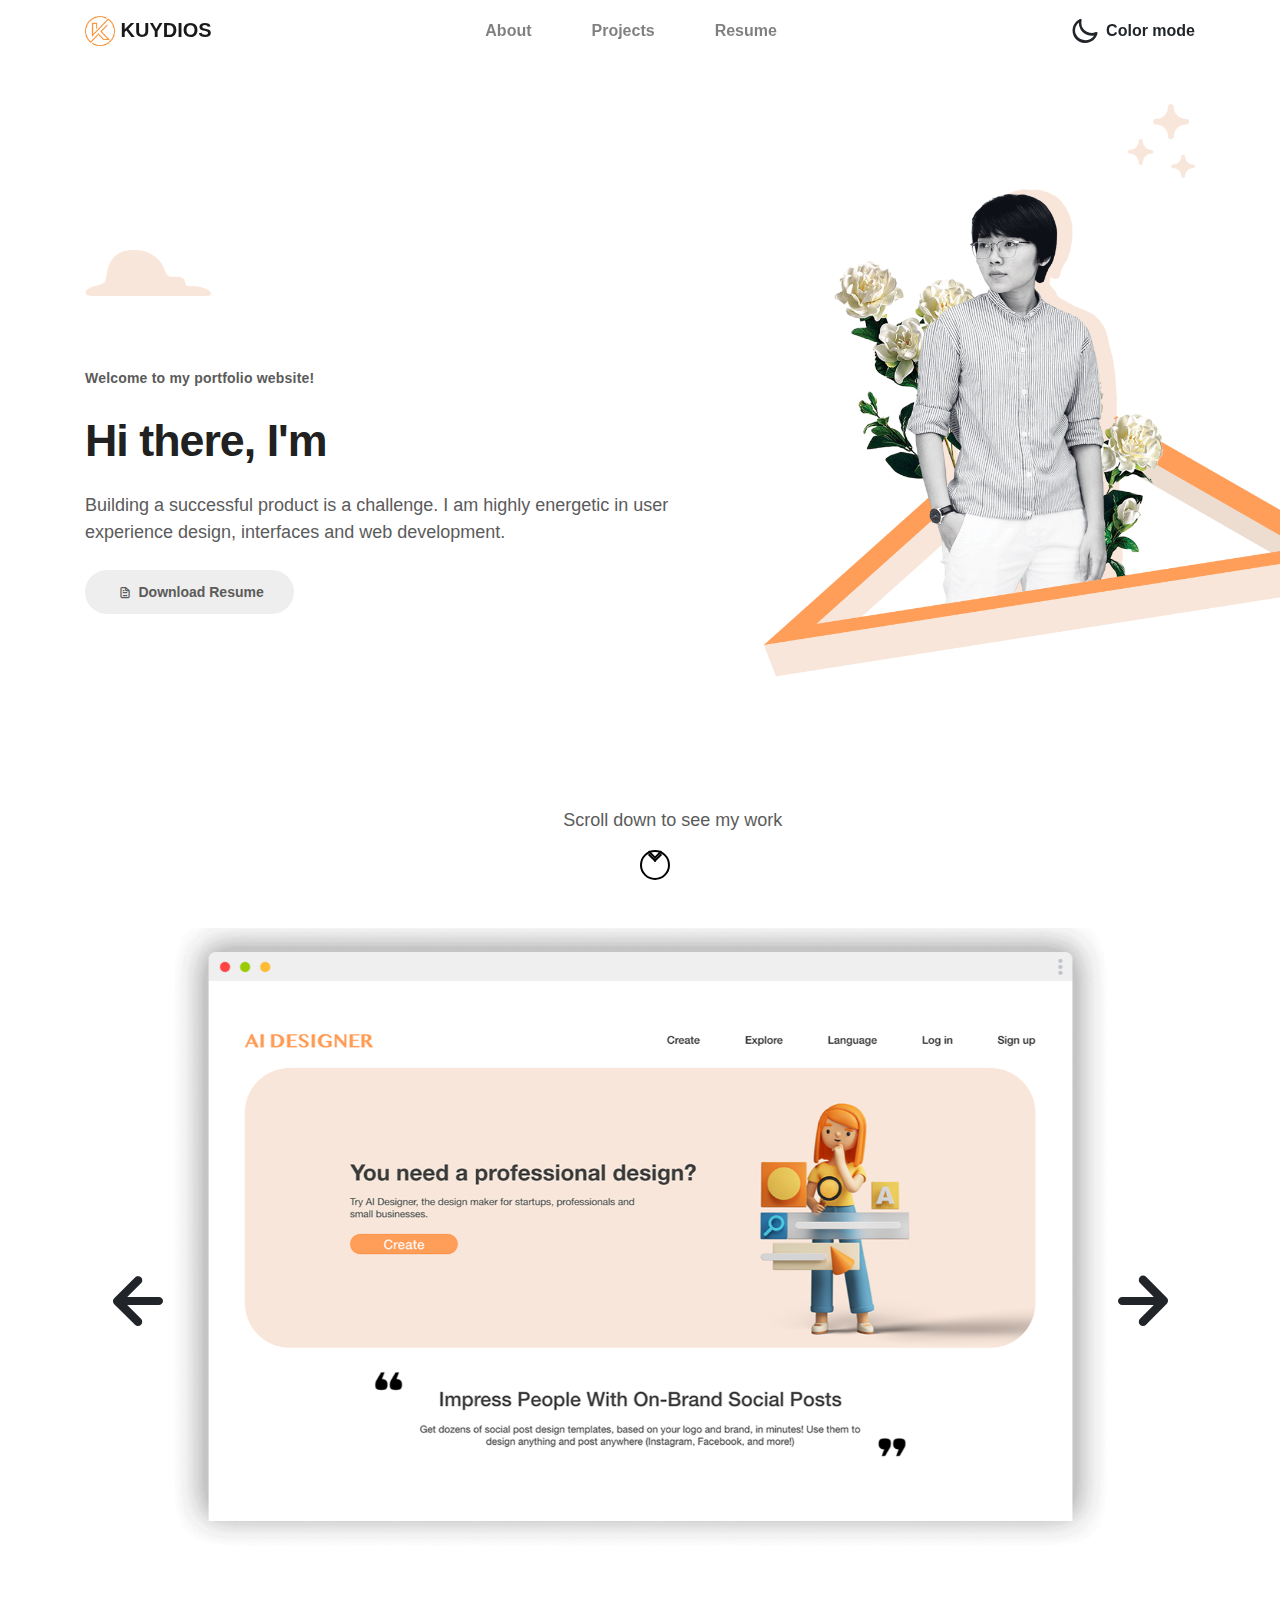
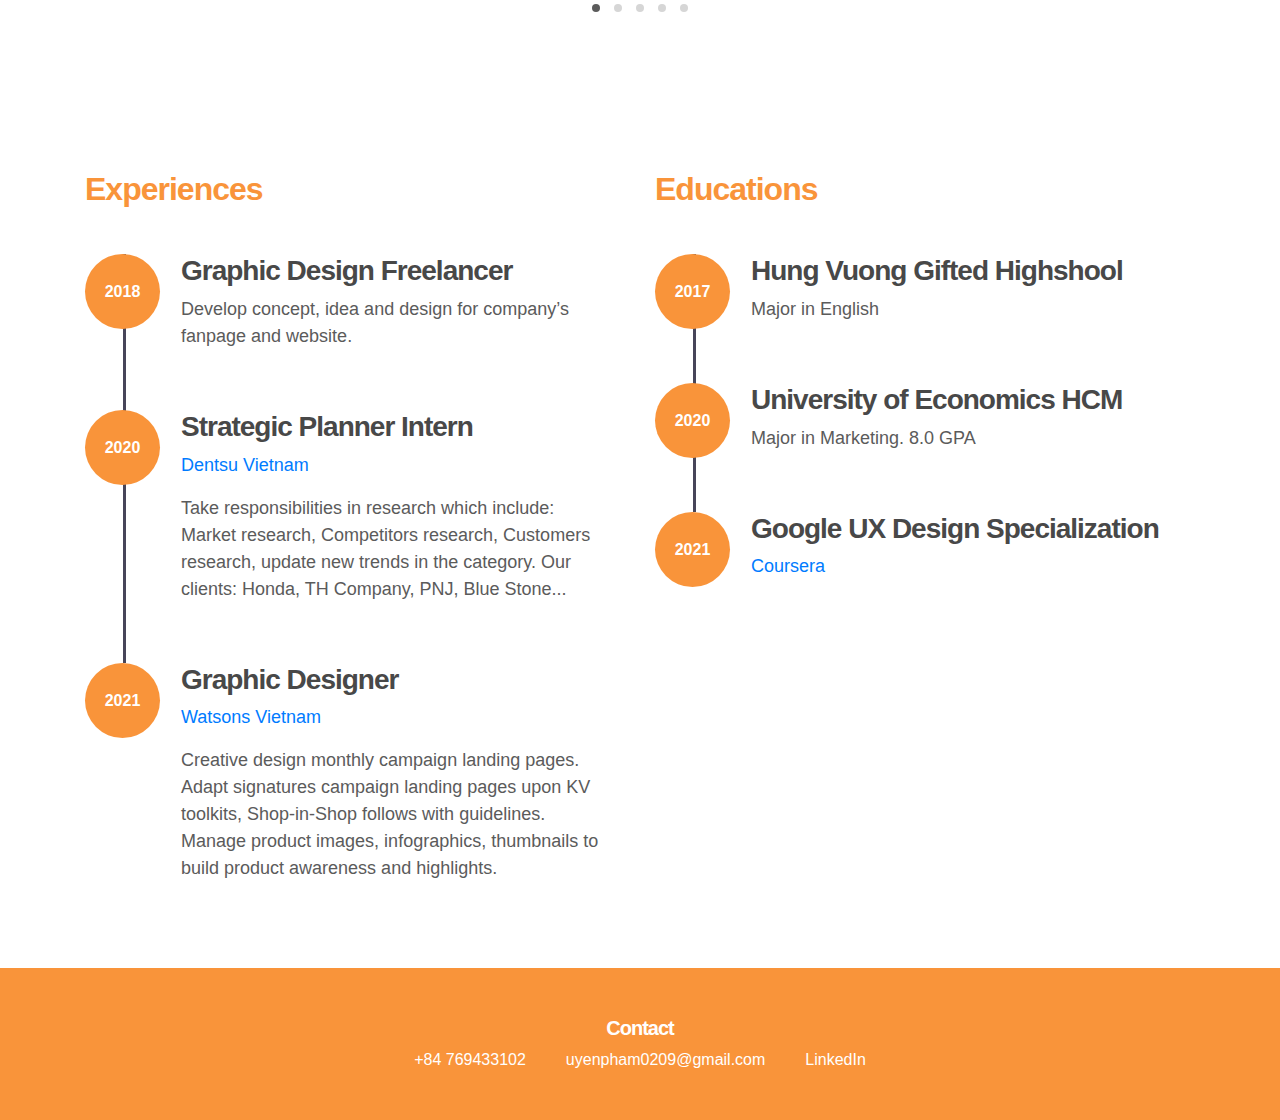
<file: index.html>
<!doctype html>
<html lang="en">
  <head>
    <meta charset="utf-8">
    <meta name="viewport" content="width=device-width, initial-scale=1, shrink-to-fit=no">
    <meta name="description" content="">
    <meta name="author" content="">

    <title>Kuydios Pham</title>

    <link rel="stylesheet" href="css/bootstrap.min.css">
    <link rel="stylesheet" href="css/unicons.css">
    <link rel="stylesheet" href="css/owl.carousel.min.css">
    <link rel="stylesheet" href="css/owl.theme.default.min.css">
    <link rel="icon" href="images/project/Icon Kuydios.png"/>

    <!-- MAIN STYLE -->
    <link rel="stylesheet" href="css/tooplate-style.css">
    

  </head>
  <body>

    <!-- MENU -->
    <nav class="navbar navbar-expand-sm navbar-light">
        <div class="container">
            <a class="navbar-brand" href="index.html"><img src="images/project/Logo Kuydios-03.png" height="30"/>  KUYDIOS</a>

            <button class="navbar-toggler" type="button" data-toggle="collapse" data-target="#navbarNav" aria-controls="navbarNav" aria-expanded="false"
                aria-label="Toggle navigation">
                <span class="navbar-toggler-icon"></span>
                <span class="navbar-toggler-icon"></span>
                <span class="navbar-toggler-icon"></span>
            </button>

            <div class="collapse navbar-collapse" id="navbarNav">
                <ul class="navbar-nav mx-auto">
                    <li class="nav-item">
                        <a href="#about" class="nav-link"><span data-hover="About">About</span></a>
                    </li>
                    <li class="nav-item">
                        <a href="#project" class="nav-link"><span data-hover="Projects">Projects</span></a>
                    </li>
                    <li class="nav-item">
                        <a href="#resume" class="nav-link"><span data-hover="Resume">Resume</span></a>
                    </li>
                    
                </ul>

                <ul class="navbar-nav ml-lg-auto">
                    <div class="ml-lg-4">
                      <div class="color-mode d-lg-flex justify-content-center align-items-center">
                        <i class="color-mode-icon"></i>
                        Color mode
                      </div>
                    </div>
                </ul>
            </div>
        </div>
    </nav>

    <!-- ABOUT -->
    <section class="about full-screen d-lg-flex justify-content-center align-items-center" id="about">
        <div class="container">
            <div class="row">
              
                
                <div class="col-lg-7 col-md-12 col-12 d-flex align-items-center">
                    <div class="about-text">
                        <div>
                          <img src="images/project/Homepage icon.png" width="20%" class="img-fluid">
                        </div>
                        
                        <small class="small-text">Welcome to <span class="mobile-block">my portfolio website!</span></small>
                        <h1 class="animated animated-text">
                            <span class="mr-2">Hi there, I'm</span>
                                <div class="animated-info">
                                    <span class="animated-item">Kuydios Pham</span>
                                    <span class="animated-item">UX/UI Designer</span>
                                    <span class="animated-item">Product Designer</span>
                                </div>
                        </h1>
                        <p>Building a successful product is a challenge. I am highly energetic in user experience design, interfaces and web development.</p>
                        <div class="custom-btn-group mt-4">
                          <a href="https://drive.google.com/file/d/19QhX-IQ8KE6yM_p4mveNqQJ76gAh7Akb/view?usp=sharing" class="btn mr-lg-2 custom-btn" target="_blank"><i class='uil uil-file-alt'></i> Download Resume</a>
                        </div>
                    </div>
                </div>

                <div class="col-lg-5 col-md-12 col-12">
                    <div>
                      <img src="images/project/Homepage icon02.png" class="img-fluid" style="float: right;">
                    </div>
                    <div class="about-image svg">
                        <img src="images/project/Homepage Picture.png" class="img-fluid" height="600px" alt="profile image">
                    </div>
                </div>
                <p class="scroll-down-text">Scroll down to see my work</p>
                <a href="#project">
                  <div class="scroll-down"></div>
                </a>
            </div>
        </div>

    </section>


    <!-- PROJECTS -->
    <section class="project py-5" id="project">
        <div class="container">
                
                <div class="row">
                  <div class="col-lg-11 text-center mx-auto col-12">

                      <div class="owl-carousel owl-theme">
                        <div class="item">
                         
                          <div class="project-info">
                            <a href="aidesigner.html"><img src="images/project/project-image01.png" class="img-fluid2" alt="project image"></a>
                          </div>
                        </div>

                        <div class="item">
                          <div class="project-info">
                            <a href="freelearn.html"><img src="images/project/project-image02.png" class="img-fluid2" alt="project image"></a>
                          </div>
                        </div>

                        <div class="item">
                          <div class="project-info">
                            <a href="freelancer.html"><img src="images/project/project-image03.png" class="img-fluid2" alt="project image"></a>
                          </div>
                        </div>

                        <div class="item">
                          <div class="project-info">
                            <a href="watsonpage.html"><img src="images/project/project-image04.png" class="img-fluid2" alt="project image"></a>
                          </div>
                        </div>

                        <div class="item">
                          <div class="project-info">
                            <a href="socialmediapost.html"><img src="images/project/project-image05.png" class="img-fluid2" alt="project image"></a>
                          </div>
                        </div>
                      </div>

                  </div>
                </div>
        </div>
    </section>

    <!-- FEATURES -->
    <section class="resume py-5 d-lg-flex justify-content-center align-items-center" id="resume">
        <div class="container">
            <div class="row">

                <div class="col-lg-6 col-12">
                  <h2 class="mb-4">Experiences</h2>

                    <div class="timeline">
                        <div class="timeline-wrapper">
                             <div class="timeline-yr">
                                  <span>2018</span>
                             </div>
                             <div class="timeline-info">
                                  <h3><span>Graphic Design Freelancer</span></h3>
                                  <p>Develop concept, idea and design for company’s fanpage and website. </p>
                             </div>
                        </div>

                        <div class="timeline-wrapper">
                            <div class="timeline-yr">
                                <span>2020</span>
                            </div>
                            <div class="timeline-info">
                                <h3><span>Strategic Planner Intern</span></h3>
                                <p><a rel="nofollow" href="https://www.dentsu.com.vn/vn/" target="_blank">Dentsu Vietnam</a></p>
                                <p>Take responsibilities in research which include: Market research, Competitors research, Customers research, update new trends in the category. Our clients: Honda, TH Company, PNJ, Blue Stone...</p>
                            </div>
                        </div>

                        <div class="timeline-wrapper">
                            <div class="timeline-yr">
                                <span>2021</span>
                            </div>
                            <div class="timeline-info">
                              <h3><span>Graphic Designer</span></h3>
                              <p><a rel="nofollow" href="https://www.watsons.vn/" target="_blank">Watsons Vietnam</a></p>
                                <p>Creative design monthly campaign landing pages. Adapt signatures campaign landing pages upon KV toolkits, Shop-in-Shop follows with guidelines. Manage product images, infographics, thumbnails to build product awareness and highlights.</p>
                            </div>
                        </div>
                    </div>
                </div>

                <div class="col-lg-6 col-12">
                  <h2 class="mb-4 mobile-mt-2">Educations</h2>

                    <div class="timeline">
                        <div class="timeline-wrapper">
                             <div class="timeline-yr">
                                  <span>2017</span>
                             </div>
                             <div class="timeline-info">
                                  <h3><span>Hung Vuong Gifted Highshool</span></h3>
                                  <p>Major in English</p>
                             </div>
                        </div>

                        <div class="timeline-wrapper">
                            <div class="timeline-yr">
                                <span>2020</span>
                            </div>
                            <div class="timeline-info">
                                <h3><span>University of Economics HCM</span></h3>
                                <p>Major in Marketing. 8.0 GPA</p>
                            </div>
                        </div>
                        
                        <div class="timeline-wrapper">
                            <div class="timeline-yr">
                                <span>2021</span>
                            </div>
                            <div class="timeline-info">
                                <h3><span>Google UX Design Specialization</span></h3>
                                <p><a rel="nofollow" href="https://coursera.org/share/333707aa051aa9f512ee8f76011ab69d" target="_blank">Coursera</a></p>
                            </div>
                        </div>

                    </div>
                </div>
                
            </div>
        </div>
    </section>

    <!-- CONTACT -->
    
              <div class="footer py-5">
                <div class="container">
                     <div class="footer-content">
                      <h5>Contact</h5>
                      <ul class="socials">
                        <li>+84 769433102</li>
                        <li>uyenpham0209@gmail.com</li>
                        <li class="linkedin"><a href="https://www.linkedin.com/in/uy%C3%AAn-ph%E1%BA%A1m-8bb485224/" target="_blank">LinkedIn</a>
                      </ul>
                     </div>
                </div>
   

    <script src="js/jquery-3.3.1.min.js"></script>
    <script src="js/popper.min.js"></script>
    <script src="js/bootstrap.min.js"></script>
    <script src="js/Headroom.js"></script>
    <script src="js/jQuery.headroom.js"></script>
    <script src="js/owl.carousel.min.js"></script>
    <script src="js/smoothscroll.js"></script>
    <script src="js/custom.js"></script>

  </body>
</html>
</file>
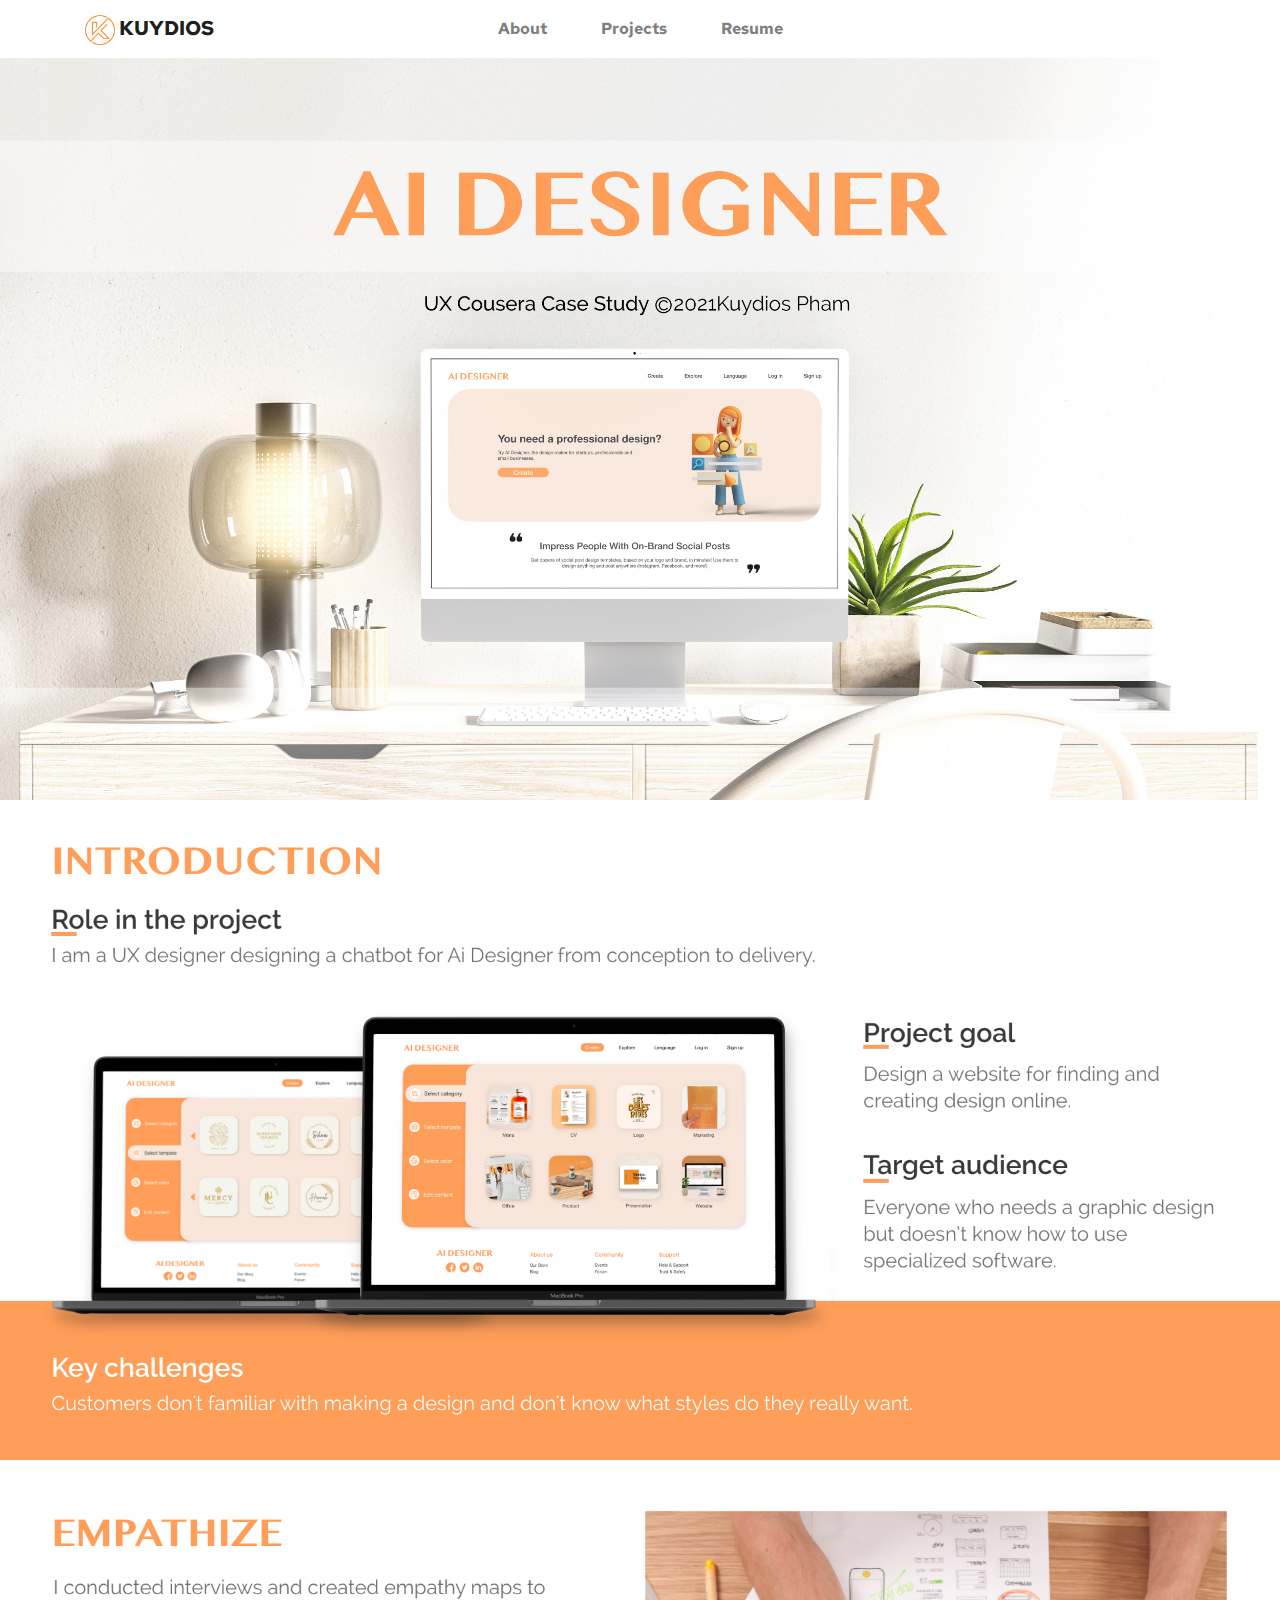
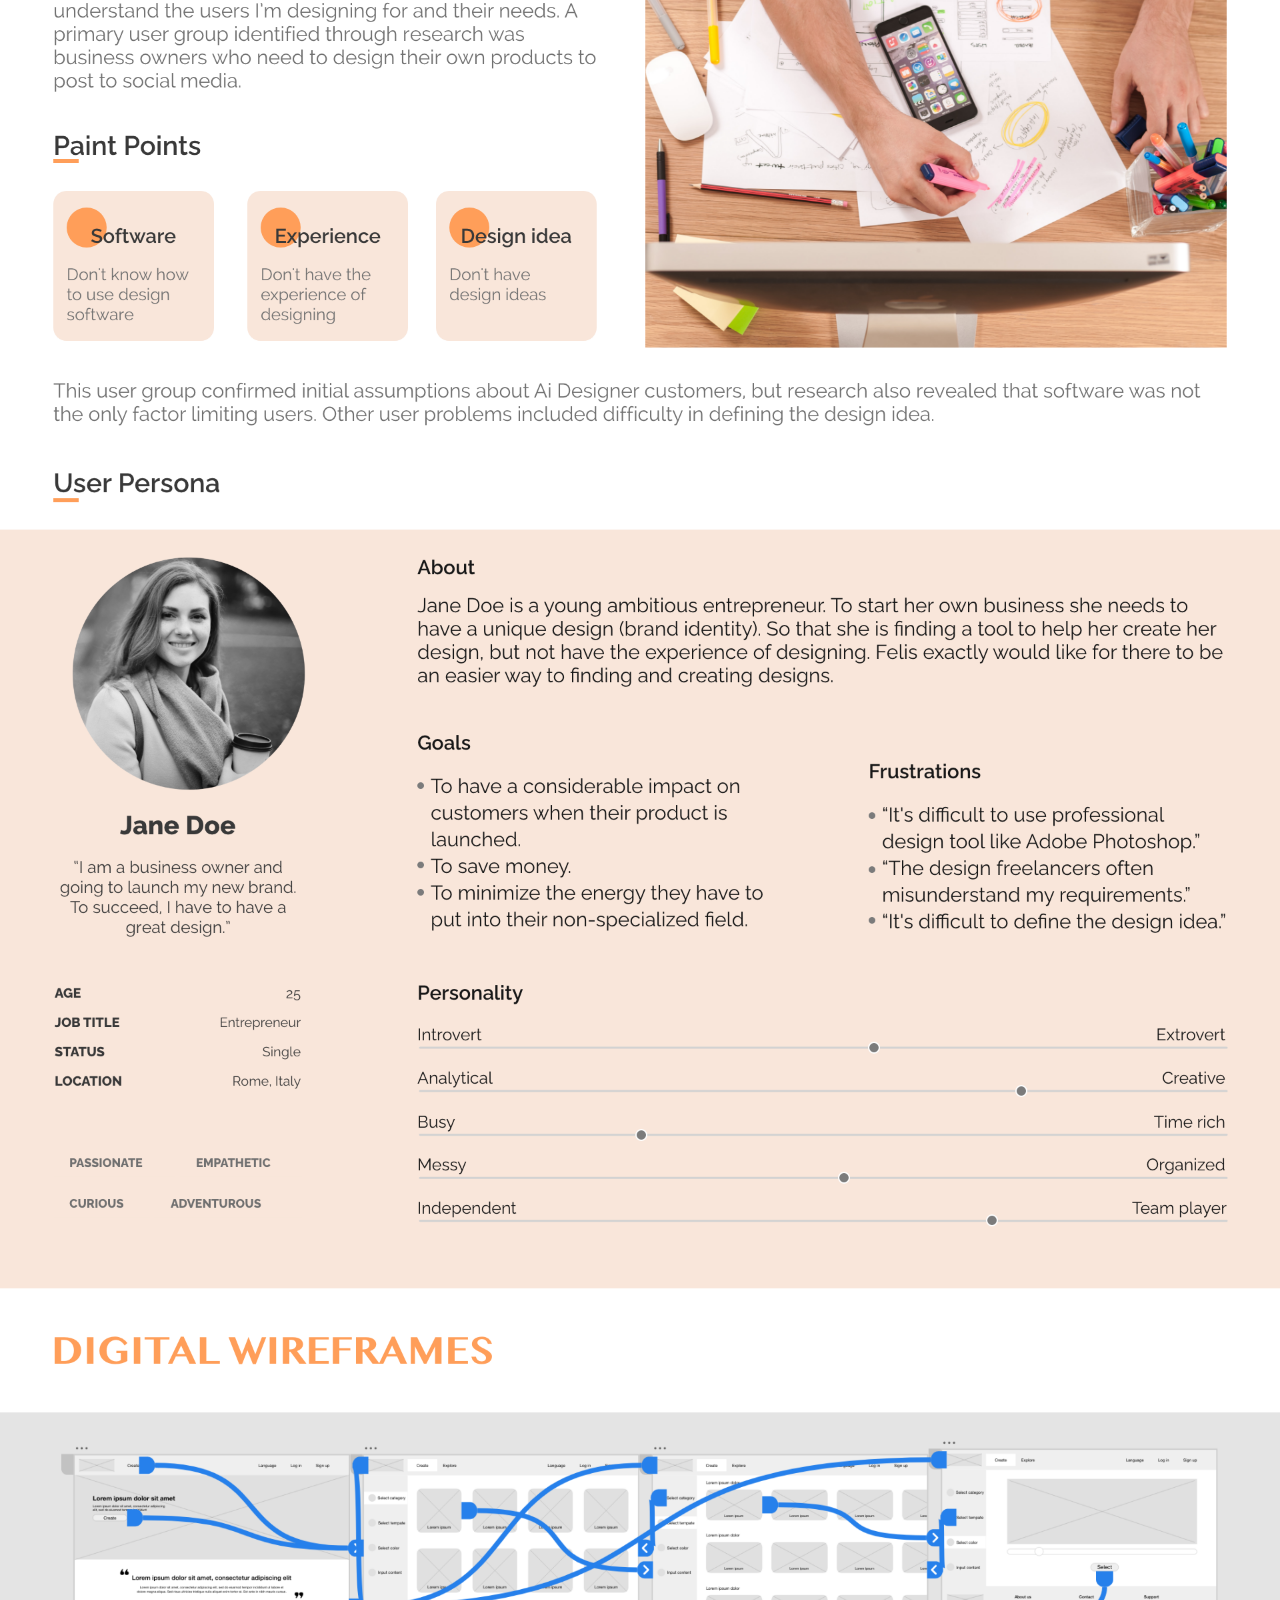
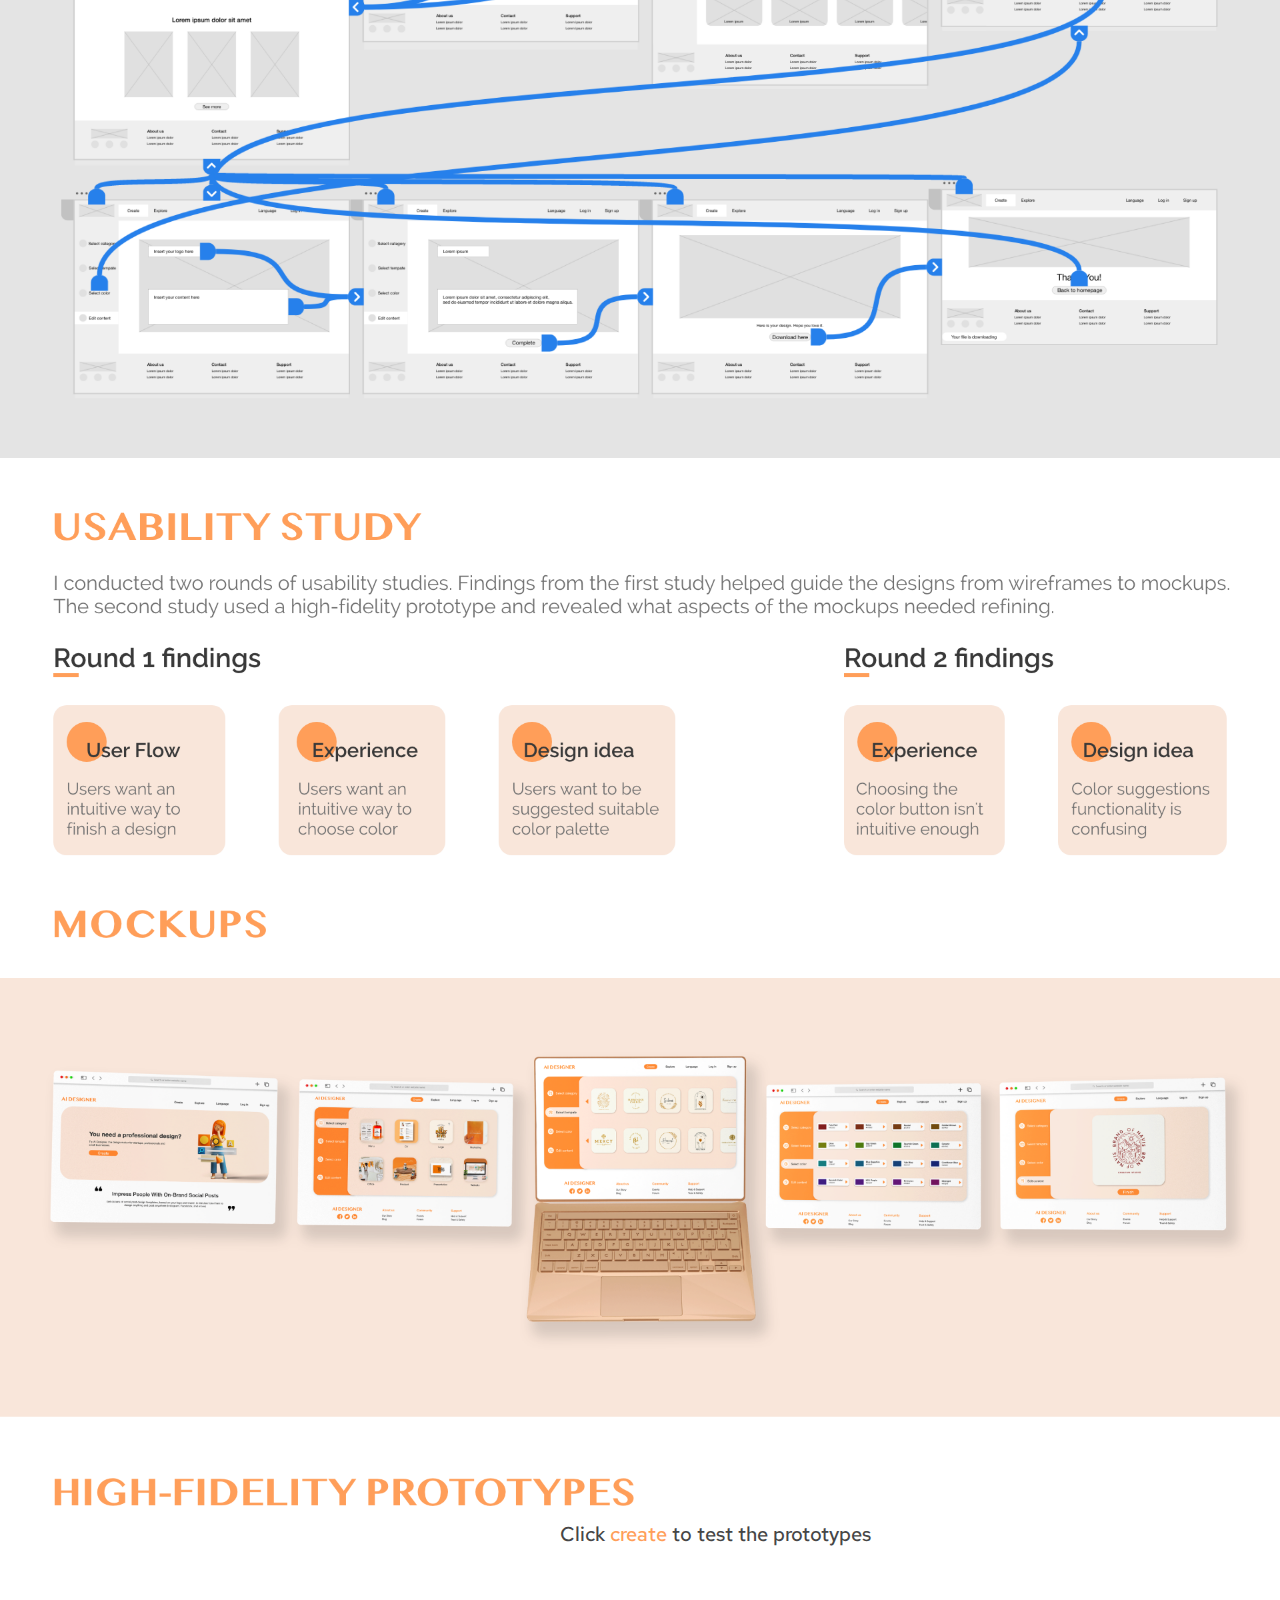
<file: aidesigner.html>
<!doctype html>
<html lang="en">
  <head>
    <meta charset="utf-8">
    <meta name="viewport" content="width=device-width, initial-scale=1, shrink-to-fit=no">
    <meta name="description" content="">
    <meta name="author" content="">

    <title>Ai Designer Case Study</title>
    <link rel="stylesheet" href="css/bootstrap.min.css">
    <link rel="icon" href="images/project/Icon Kuydios.png"/>

    <!-- MAIN STYLE -->
    <link rel="stylesheet" href="css/minipage.css">
  </head>
  <body>
    <nav class="navbar navbar-expand-sm navbar-light">
      <div class="container">
          <a class="navbar-brand" href="index.html"><img src="images/project/Logo Kuydios-03.png" height="30"/>   KUYDIOS</a>

          <button class="navbar-toggler" type="button" data-toggle="collapse" data-target="#navbarNav" aria-controls="navbarNav" aria-expanded="false"
              aria-label="Toggle navigation">
              <span class="navbar-toggler-icon"></span>
              <span class="navbar-toggler-icon"></span>
              <span class="navbar-toggler-icon"></span>
          </button>

          <div class="collapse navbar-collapse" id="navbarNav">
              <ul class="navbar-nav mx-auto">
                  <li class="nav-item">
                    <a href="index.html" class="nav-link"><span data-hover="About">About</span></a>
                  </li>
                  <li class="nav-item">
                    <a href="index.html" class="nav-link"><span data-hover="Projects">Projects</span></a>
                  </li>
                  <li class="nav-item">
                    <a href="index.html" class="nav-link"><span data-hover="Resume">Resume</span></a>
                  </li>
                  
              </ul>
          </div>
      </div>
    </nav>
  <body>
    
      <div class="landingpage">
        
        <img src="images/project/intro-ai-page.jpg" width="100%">
        <img src="images/project/ai-designer-page.png" width="100%">
        <h5 class="click">Click <span style="color: #FF9E59;">create</span> to test the prototypes</h5>
        <iframe style="position: relative; left: 10em;" width="1150px" height="710px" src="https://xd.adobe.com/embed/92b4a51f-5f6b-423e-afb8-71230c013667-c7e7/?fullscreen" frameborder="0" allowfullscreen></iframe>
      </div>
      
  </body>
</html>
</file>
<file: css/unicons.css>
@font-face {
  font-family: 'unicons';
  src: url('../font/unicons.eot?42479262');
  src: url('../font/unicons.eot?42479262#iefix') format('embedded-opentype'),
       url('../font/unicons.woff2?42479262') format('woff2'),
       url('../font/unicons.woff?42479262') format('woff'),
       url('../font/unicons.ttf?42479262') format('truetype'),
       url('../font/unicons.svg?42479262#unicons') format('svg');
  font-weight: normal;
  font-style: normal;
}
/* Chrome hack: SVG is rendered more smooth in Windozze. 100% magic, uncomment if you need it. */
/* Note, that will break hinting! In other OS-es font will be not as sharp as it could be */
/*
@media screen and (-webkit-min-device-pixel-ratio:0) {
  @font-face {
    font-family: 'unicons';
    src: url('../font/unicons.svg?42479262#unicons') format('svg');
  }
}
*/
 
 [class^="uil-"]:before, [class*=" uil-"]:before {
  font-family: "unicons";
  font-style: normal;
  font-weight: normal;
  speak: none;
 
  display: inline-block;
  text-decoration: inherit;
  width: 1em;
  margin-right: .2em;
  text-align: center;
  /* opacity: .8; */
 
  /* For safety - reset parent styles, that can break glyph codes*/
  font-variant: normal;
  text-transform: none;
 
  /* fix buttons height, for twitter bootstrap */
  line-height: 1em;
 
  /* Animation center compensation - margins should be symmetric */
  /* remove if not needed */
  margin-left: .2em;
 
  /* you can be more comfortable with increased icons size */
  /* font-size: 120%; */
 
  /* Font smoothing. That was taken from TWBS */
  -webkit-font-smoothing: antialiased;
  -moz-osx-font-smoothing: grayscale;
 
  /* Uncomment for 3D effect */
  /* text-shadow: 1px 1px 1px rgba(127, 127, 127, 0.3); */
}
 
.uil-abacus:before { content: '\e800'; } /* '' */
.uil-accessible-icon-alt:before { content: '\e801'; } /* '' */
.uil-adjust-alt:before { content: '\e802'; } /* '' */
.uil-adjust-circle:before { content: '\e803'; } /* '' */
.uil-adjust-half:before { content: '\e804'; } /* '' */
.uil-adjust:before { content: '\e805'; } /* '' */
.uil-airplay:before { content: '\e806'; } /* '' */
.uil-align-alt:before { content: '\e807'; } /* '' */
.uil-align-center-alt:before { content: '\e808'; } /* '' */
.uil-align-center-h:before { content: '\e809'; } /* '' */
.uil-align-center-justify:before { content: '\e80a'; } /* '' */
.uil-align-center-v:before { content: '\e80b'; } /* '' */
.uil-align-center:before { content: '\e80c'; } /* '' */
.uil-align-justify:before { content: '\e80d'; } /* '' */
.uil-align-left-justify:before { content: '\e80e'; } /* '' */
.uil-align-left:before { content: '\e80f'; } /* '' */
.uil-align-letter-right:before { content: '\e810'; } /* '' */
.uil-align-right-justify:before { content: '\e811'; } /* '' */
.uil-align-right:before { content: '\e812'; } /* '' */
.uil-align:before { content: '\e813'; } /* '' */
.uil-ambulance:before { content: '\e814'; } /* '' */
.uil-analysis:before { content: '\e815'; } /* '' */
.uil-analytics:before { content: '\e816'; } /* '' */
.uil-anchor:before { content: '\e817'; } /* '' */
.uil-android-phone-slash:before { content: '\e818'; } /* '' */
.uil-angle-double-down:before { content: '\e819'; } /* '' */
.uil-angle-double-left:before { content: '\e81a'; } /* '' */
.uil-angle-double-right:before { content: '\e81b'; } /* '' */
.uil-angle-double-up:before { content: '\e81c'; } /* '' */
.uil-angle-down:before { content: '\e81d'; } /* '' */
.uil-angle-left:before { content: '\e81e'; } /* '' */
.uil-angle-right-b:before { content: '\e81f'; } /* '' */
.uil-angle-right:before { content: '\e820'; } /* '' */
.uil-angle-up:before { content: '\e821'; } /* '' */
.uil-annoyed-alt:before { content: '\e822'; } /* '' */
.uil-annoyed:before { content: '\e823'; } /* '' */
.uil-apps:before { content: '\e824'; } /* '' */
.uil-archive-alt:before { content: '\e825'; } /* '' */
.uil-archive:before { content: '\e826'; } /* '' */
.uil-arrow-break:before { content: '\e827'; } /* '' */
.uil-arrow-circle-down:before { content: '\e828'; } /* '' */
.uil-arrow-circle-left:before { content: '\e829'; } /* '' */
.uil-arrow-circle-right:before { content: '\e82a'; } /* '' */
.uil-arrow-circle-up:before { content: '\e82b'; } /* '' */
.uil-arrow-compress-h:before { content: '\e82c'; } /* '' */
.uil-arrow-down-left:before { content: '\e82d'; } /* '' */
.uil-arrow-down-right:before { content: '\e82e'; } /* '' */
.uil-arrow-down:before { content: '\e82f'; } /* '' */
.uil-arrow-from-right:before { content: '\e830'; } /* '' */
.uil-arrow-from-top:before { content: '\e831'; } /* '' */
.uil-arrow-growth:before { content: '\e832'; } /* '' */
.uil-arrow-left:before { content: '\e833'; } /* '' */
.uil-arrow-random:before { content: '\e834'; } /* '' */
.uil-arrow-resize-diagonal:before { content: '\e835'; } /* '' */
.uil-arrow-right:before { content: '\e836'; } /* '' */
.uil-arrow-to-bottom:before { content: '\e837'; } /* '' */
.uil-arrow-to-right:before { content: '\e838'; } /* '' */
.uil-arrow-up-left:before { content: '\e839'; } /* '' */
.uil-arrow-up-right:before { content: '\e83a'; } /* '' */
.uil-arrow-up:before { content: '\e83b'; } /* '' */
.uil-arrows-h-alt:before { content: '\e83c'; } /* '' */
.uil-arrows-h:before { content: '\e83d'; } /* '' */
.uil-arrows-left-down:before { content: '\e83e'; } /* '' */
.uil-arrows-maximize:before { content: '\e83f'; } /* '' */
.uil-arrows-merge:before { content: '\e840'; } /* '' */
.uil-arrows-resize-h:before { content: '\e841'; } /* '' */
.uil-arrows-resize-v:before { content: '\e842'; } /* '' */
.uil-arrows-resize:before { content: '\e843'; } /* '' */
.uil-arrows-right-down:before { content: '\e844'; } /* '' */
.uil-arrows-shrink-h:before { content: '\e845'; } /* '' */
.uil-arrows-shrink-v:before { content: '\e846'; } /* '' */
.uil-arrows-up-right:before { content: '\e847'; } /* '' */
.uil-arrows-v-alt:before { content: '\e848'; } /* '' */
.uil-arrows-v:before { content: '\e849'; } /* '' */
.uil-at:before { content: '\e84a'; } /* '' */
.uil-atm-card:before { content: '\e84b'; } /* '' */
.uil-atom:before { content: '\e84c'; } /* '' */
.uil-auto-flash:before { content: '\e84d'; } /* '' */
.uil-award-alt:before { content: '\e84e'; } /* '' */
.uil-award:before { content: '\e84f'; } /* '' */
.uil-baby-carriage:before { content: '\e850'; } /* '' */
.uil-backpack:before { content: '\e851'; } /* '' */
.uil-backspace:before { content: '\e852'; } /* '' */
.uil-backward:before { content: '\e853'; } /* '' */
.uil-bag-alt:before { content: '\e854'; } /* '' */
.uil-bag-slash:before { content: '\e855'; } /* '' */
.uil-bag:before { content: '\e856'; } /* '' */
.uil-ball:before { content: '\e857'; } /* '' */
.uil-ban:before { content: '\e858'; } /* '' */
.uil-bars:before { content: '\e859'; } /* '' */
.uil-basketball-hoop:before { content: '\e85a'; } /* '' */
.uil-basketball:before { content: '\e85b'; } /* '' */
.uil-battery-bolt:before { content: '\e85c'; } /* '' */
.uil-battery-empty:before { content: '\e85d'; } /* '' */
.uil-bed-double:before { content: '\e85e'; } /* '' */
.uil-bed:before { content: '\e85f'; } /* '' */
.uil-bell-school:before { content: '\e860'; } /* '' */
.uil-bell-slash:before { content: '\e861'; } /* '' */
.uil-bill:before { content: '\e862'; } /* '' */
.uil-bitcoin-circle:before { content: '\e863'; } /* '' */
.uil-bitcoin:before { content: '\e864'; } /* '' */
.uil-bluetooth-b:before { content: '\e865'; } /* '' */
.uil-bolt-alt:before { content: '\e866'; } /* '' */
.uil-bolt-slash:before { content: '\e867'; } /* '' */
.uil-bolt:before { content: '\e868'; } /* '' */
.uil-book-alt:before { content: '\e869'; } /* '' */
.uil-book-medical:before { content: '\e86a'; } /* '' */
.uil-book-open:before { content: '\e86b'; } /* '' */
.uil-book-reader:before { content: '\e86c'; } /* '' */
.uil-book:before { content: '\e86d'; } /* '' */
.uil-bookmark-full:before { content: '\e86e'; } /* '' */
.uil-bookmark:before { content: '\e86f'; } /* '' */
.uil-books:before { content: '\e870'; } /* '' */
.uil-boombox:before { content: '\e871'; } /* '' */
.uil-border-alt:before { content: '\e872'; } /* '' */
.uil-border-bottom:before { content: '\e873'; } /* '' */
.uil-border-clear:before { content: '\e874'; } /* '' */
.uil-border-horizontal:before { content: '\e875'; } /* '' */
.uil-border-inner:before { content: '\e876'; } /* '' */
.uil-border-left:before { content: '\e877'; } /* '' */
.uil-border-out:before { content: '\e878'; } /* '' */
.uil-border-right:before { content: '\e879'; } /* '' */
.uil-border-top:before { content: '\e87a'; } /* '' */
.uil-border-vertical:before { content: '\e87b'; } /* '' */
.uil-box:before { content: '\e87c'; } /* '' */
.uil-briefcase-alt:before { content: '\e87d'; } /* '' */
.uil-briefcase:before { content: '\e87e'; } /* '' */
.uil-bright:before { content: '\e87f'; } /* '' */
.uil-brightness-empty:before { content: '\e880'; } /* '' */
.uil-brightness-half:before { content: '\e881'; } /* '' */
.uil-brightness-low:before { content: '\e882'; } /* '' */
.uil-brightness-minus:before { content: '\e883'; } /* '' */
.uil-brightness-plus:before { content: '\e884'; } /* '' */
.uil-brightness:before { content: '\e885'; } /* '' */
.uil-bring-bottom:before { content: '\e886'; } /* '' */
.uil-bring-front:before { content: '\e887'; } /* '' */
.uil-brush-alt:before { content: '\e888'; } /* '' */
.uil-bug:before { content: '\e889'; } /* '' */
.uil-building:before { content: '\e88a'; } /* '' */
.uil-bullseye:before { content: '\e88b'; } /* '' */
.uil-bus-alt:before { content: '\e88c'; } /* '' */
.uil-bus-school:before { content: '\e88d'; } /* '' */
.uil-bus:before { content: '\e88e'; } /* '' */
.uil-calcualtor:before { content: '\e88f'; } /* '' */
.uil-calculator-alt:before { content: '\e890'; } /* '' */
.uil-calendar-alt:before { content: '\e891'; } /* '' */
.uil-calendar-slash:before { content: '\e892'; } /* '' */
.uil-calender:before { content: '\e893'; } /* '' */
.uil-calling:before { content: '\e894'; } /* '' */
.uil-camera-plus:before { content: '\e895'; } /* '' */
.uil-camera-slash:before { content: '\e896'; } /* '' */
.uil-camera:before { content: '\e897'; } /* '' */
.uil-cancel:before { content: '\e898'; } /* '' */
.uil-capsule:before { content: '\e899'; } /* '' */
.uil-capture:before { content: '\e89a'; } /* '' */
.uil-car-sideview:before { content: '\e89b'; } /* '' */
.uil-car-slash:before { content: '\e89c'; } /* '' */
.uil-car-wash:before { content: '\e89d'; } /* '' */
.uil-car:before { content: '\e89e'; } /* '' */
.uil-card-atm:before { content: '\e89f'; } /* '' */
.uil-caret-right:before { content: '\e8a0'; } /* '' */
.uil-cart:before { content: '\e8a1'; } /* '' */
.uil-cell:before { content: '\e8a2'; } /* '' */
.uil-celsius:before { content: '\e8a3'; } /* '' */
.uil-chart-bar-alt:before { content: '\e8a4'; } /* '' */
.uil-chart-bar:before { content: '\e8a5'; } /* '' */
.uil-chart-down:before { content: '\e8a6'; } /* '' */
.uil-chart-growth-alt:before { content: '\e8a7'; } /* '' */
.uil-chart-growth:before { content: '\e8a8'; } /* '' */
.uil-chart-line:before { content: '\e8a9'; } /* '' */
.uil-chart-pie-alt:before { content: '\e8aa'; } /* '' */
.uil-chart-pie:before { content: '\e8ab'; } /* '' */
.uil-chart:before { content: '\e8ac'; } /* '' */
.uil-chat-bubble-user:before { content: '\e8ad'; } /* '' */
.uil-chat-info:before { content: '\e8ae'; } /* '' */
.uil-chat:before { content: '\e8af'; } /* '' */
.uil-check-circle:before { content: '\e8b0'; } /* '' */
.uil-check-square:before { content: '\e8b1'; } /* '' */
.uil-check:before { content: '\e8b2'; } /* '' */
.uil-circle-layer:before { content: '\e8b3'; } /* '' */
.uil-circle:before { content: '\e8b4'; } /* '' */
.uil-circuit:before { content: '\e8b5'; } /* '' */
.uil-clapper-board:before { content: '\e8b6'; } /* '' */
.uil-clipboard-alt:before { content: '\e8b7'; } /* '' */
.uil-clipboard-blank:before { content: '\e8b8'; } /* '' */
.uil-clipboard-notes:before { content: '\e8b9'; } /* '' */
.uil-clipboard:before { content: '\e8ba'; } /* '' */
.uil-clock-eight:before { content: '\e8bb'; } /* '' */
.uil-clock-five:before { content: '\e8bc'; } /* '' */
.uil-clock-nine:before { content: '\e8bd'; } /* '' */
.uil-clock-seven:before { content: '\e8be'; } /* '' */
.uil-clock-ten:before { content: '\e8bf'; } /* '' */
.uil-clock-three:before { content: '\e8c0'; } /* '' */
.uil-clock-two:before { content: '\e8c1'; } /* '' */
.uil-clock:before { content: '\e8c2'; } /* '' */
.uil-closed-captioning:before { content: '\e8c3'; } /* '' */
.uil-cloud-block:before { content: '\e8c4'; } /* '' */
.uil-cloud-bookmark:before { content: '\e8c5'; } /* '' */
.uil-cloud-check:before { content: '\e8c6'; } /* '' */
.uil-cloud-computing:before { content: '\e8c7'; } /* '' */
.uil-cloud-data-connection:before { content: '\e8c8'; } /* '' */
.uil-cloud-database-tree:before { content: '\e8c9'; } /* '' */
.uil-cloud-download:before { content: '\e8ca'; } /* '' */
.uil-cloud-drizzle:before { content: '\e8cb'; } /* '' */
.uil-cloud-exclamation:before { content: '\e8cc'; } /* '' */
.uil-cloud-hail:before { content: '\e8cd'; } /* '' */
.uil-cloud-heart:before { content: '\e8ce'; } /* '' */
.uil-cloud-info:before { content: '\e8cf'; } /* '' */
.uil-cloud-lock:before { content: '\e8d0'; } /* '' */
.uil-cloud-meatball:before { content: '\e8d1'; } /* '' */
.uil-cloud-moon-hail:before { content: '\e8d2'; } /* '' */
.uil-cloud-moon-meatball:before { content: '\e8d3'; } /* '' */
.uil-cloud-moon-rain:before { content: '\e8d4'; } /* '' */
.uil-cloud-moon-showers:before { content: '\e8d5'; } /* '' */
.uil-cloud-moon:before { content: '\e8d6'; } /* '' */
.uil-cloud-question:before { content: '\e8d7'; } /* '' */
.uil-cloud-rain-sun:before { content: '\e8d8'; } /* '' */
.uil-cloud-rain:before { content: '\e8d9'; } /* '' */
.uil-cloud-redo:before { content: '\e8da'; } /* '' */
.uil-cloud-set:before { content: '\e8db'; } /* '' */
.uil-cloud-share:before { content: '\e8dc'; } /* '' */
.uil-cloud-shield:before { content: '\e8dd'; } /* '' */
.uil-cloud-showers-alt:before { content: '\e8de'; } /* '' */
.uil-cloud-showers-heavy:before { content: '\e8df'; } /* '' */
.uil-cloud-showers:before { content: '\e8e0'; } /* '' */
.uil-cloud-slash:before { content: '\e8e1'; } /* '' */
.uil-cloud-sun-hail:before { content: '\e8e2'; } /* '' */
.uil-cloud-sun-meatball:before { content: '\e8e3'; } /* '' */
.uil-cloud-sun-rain-alt:before { content: '\e8e4'; } /* '' */
.uil-cloud-sun-rain:before { content: '\e8e5'; } /* '' */
.uil-cloud-sun-tear:before { content: '\e8e6'; } /* '' */
.uil-cloud-sun:before { content: '\e8e7'; } /* '' */
.uil-cloud-times:before { content: '\e8e8'; } /* '' */
.uil-cloud-unlock:before { content: '\e8e9'; } /* '' */
.uil-cloud-upload:before { content: '\e8ea'; } /* '' */
.uil-cloud-wifi:before { content: '\e8eb'; } /* '' */
.uil-cloud-wind:before { content: '\e8ec'; } /* '' */
.uil-cloud:before { content: '\e8ed'; } /* '' */
.uil-clouds:before { content: '\e8ee'; } /* '' */
.uil-club:before { content: '\e8ef'; } /* '' */
.uil-code:before { content: '\e8f0'; } /* '' */
.uil-coffee:before { content: '\e8f1'; } /* '' */
.uil-cog:before { content: '\e8f2'; } /* '' */
.uil-coins:before { content: '\e8f3'; } /* '' */
.uil-columns:before { content: '\e8f4'; } /* '' */
.uil-comment-alt-block:before { content: '\e8f5'; } /* '' */
.uil-comment-alt-chart-lines:before { content: '\e8f6'; } /* '' */
.uil-comment-alt-check:before { content: '\e8f7'; } /* '' */
.uil-comment-alt-dots:before { content: '\e8f8'; } /* '' */
.uil-comment-alt-download:before { content: '\e8f9'; } /* '' */
.uil-comment-alt-edit:before { content: '\e8fa'; } /* '' */
.uil-comment-alt-exclamation:before { content: '\e8fb'; } /* '' */
.uil-comment-alt-heart:before { content: '\e8fc'; } /* '' */
.uil-comment-alt-image:before { content: '\e8fd'; } /* '' */
.uil-comment-alt-info:before { content: '\e8fe'; } /* '' */
.uil-comment-alt-lines:before { content: '\e8ff'; } /* '' */
.uil-comment-alt-lock:before { content: '\e900'; } /* '' */
.uil-comment-alt-medical:before { content: '\e901'; } /* '' */
.uil-comment-alt-message:before { content: '\e902'; } /* '' */
.uil-comment-alt-notes:before { content: '\e903'; } /* '' */
.uil-comment-alt-plus:before { content: '\e904'; } /* '' */
.uil-comment-alt-question:before { content: '\e905'; } /* '' */
.uil-comment-alt-redo:before { content: '\e906'; } /* '' */
.uil-comment-alt-search:before { content: '\e907'; } /* '' */
.uil-comment-alt-share:before { content: '\e908'; } /* '' */
.uil-comment-alt-shield:before { content: '\e909'; } /* '' */
.uil-comment-alt-upload:before { content: '\e90a'; } /* '' */
.uil-comment-alt-verify:before { content: '\e90b'; } /* '' */
.uil-comment-alt:before { content: '\e90c'; } /* '' */
.uil-comment-block:before { content: '\e90d'; } /* '' */
.uil-comment-chart-line:before { content: '\e90e'; } /* '' */
.uil-comment-check:before { content: '\e90f'; } /* '' */
.uil-comment-dots:before { content: '\e910'; } /* '' */
.uil-comment-download:before { content: '\e911'; } /* '' */
.uil-comment-edit:before { content: '\e912'; } /* '' */
.uil-comment-exclamation:before { content: '\e913'; } /* '' */
.uil-comment-heart:before { content: '\e914'; } /* '' */
.uil-comment-image:before { content: '\e915'; } /* '' */
.uil-comment-info-alt:before { content: '\e916'; } /* '' */
.uil-comment-info:before { content: '\e917'; } /* '' */
.uil-comment-lines:before { content: '\e918'; } /* '' */
.uil-comment-lock:before { content: '\e919'; } /* '' */
.uil-comment-medical:before { content: '\e91a'; } /* '' */
.uil-comment-message:before { content: '\e91b'; } /* '' */
.uil-comment-notes:before { content: '\e91c'; } /* '' */
.uil-comment-plus:before { content: '\e91d'; } /* '' */
.uil-comment-question:before { content: '\e91e'; } /* '' */
.uil-comment-redo:before { content: '\e91f'; } /* '' */
.uil-comment-search:before { content: '\e920'; } /* '' */
.uil-comment-share:before { content: '\e921'; } /* '' */
.uil-comment-shield:before { content: '\e922'; } /* '' */
.uil-comment-slash:before { content: '\e923'; } /* '' */
.uil-comment-upload:before { content: '\e924'; } /* '' */
.uil-comment-verify:before { content: '\e925'; } /* '' */
.uil-comment:before { content: '\e926'; } /* '' */
.uil-comments-alt:before { content: '\e927'; } /* '' */
.uil-comments:before { content: '\e928'; } /* '' */
.uil-commnet-alt-slash:before { content: '\e929'; } /* '' */
.uil-compact-disc:before { content: '\e92a'; } /* '' */
.uil-compass:before { content: '\e92b'; } /* '' */
.uil-compress-alt-left:before { content: '\e92c'; } /* '' */
.uil-compress-alt:before { content: '\e92d'; } /* '' */
.uil-compress-arrows:before { content: '\e92e'; } /* '' */
.uil-compress-lines:before { content: '\e92f'; } /* '' */
.uil-compress-point:before { content: '\e930'; } /* '' */
.uil-compress-v:before { content: '\e931'; } /* '' */
.uil-compress:before { content: '\e932'; } /* '' */
.uil-computer-mouse:before { content: '\e933'; } /* '' */
.uil-confused:before { content: '\e934'; } /* '' */
.uil-constructor:before { content: '\e935'; } /* '' */
.uil-copy-alt:before { content: '\e936'; } /* '' */
.uil-copy-landscape:before { content: '\e937'; } /* '' */
.uil-copy:before { content: '\e938'; } /* '' */
.uil-copyright:before { content: '\e939'; } /* '' */
.uil-corner-down-left:before { content: '\e93a'; } /* '' */
.uil-corner-down-right-alt:before { content: '\e93b'; } /* '' */
.uil-corner-down-right:before { content: '\e93c'; } /* '' */
.uil-corner-left-down:before { content: '\e93d'; } /* '' */
.uil-corner-right-down:before { content: '\e93e'; } /* '' */
.uil-corner-up-left-alt:before { content: '\e93f'; } /* '' */
.uil-corner-up-left:before { content: '\e940'; } /* '' */
.uil-corner-up-right-alt:before { content: '\e941'; } /* '' */
.uil-corner-up-right:before { content: '\e942'; } /* '' */
.uil-creative-commons-pd-alt:before { content: '\e943'; } /* '' */
.uil-creative-commons-pd:before { content: '\e944'; } /* '' */
.uil-crockery:before { content: '\e945'; } /* '' */
.uil-crop-alt-rotate-left:before { content: '\e946'; } /* '' */
.uil-crop-alt-rotate-right:before { content: '\e947'; } /* '' */
.uil-crop-alt:before { content: '\e948'; } /* '' */
.uil-crosshair-alt:before { content: '\e949'; } /* '' */
.uil-crosshair:before { content: '\e94a'; } /* '' */
.uil-crosshairs:before { content: '\e94b'; } /* '' */
.uil-cube:before { content: '\e94c'; } /* '' */
.uil-data-sharing:before { content: '\e94d'; } /* '' */
.uil-database-alt:before { content: '\e94e'; } /* '' */
.uil-database:before { content: '\e94f'; } /* '' */
.uil-desert:before { content: '\e950'; } /* '' */
.uil-desktop-alt-slash:before { content: '\e951'; } /* '' */
.uil-desktop-alt:before { content: '\e952'; } /* '' */
.uil-desktop-cloud-alt:before { content: '\e953'; } /* '' */
.uil-desktop-slash:before { content: '\e954'; } /* '' */
.uil-desktop:before { content: '\e955'; } /* '' */
.uil-dialpad-alt:before { content: '\e956'; } /* '' */
.uil-dialpad:before { content: '\e957'; } /* '' */
.uil-diamond:before { content: '\e958'; } /* '' */
.uil-diary-alt:before { content: '\e959'; } /* '' */
.uil-diary:before { content: '\e95a'; } /* '' */
.uil-dice-five:before { content: '\e95b'; } /* '' */
.uil-dice-four:before { content: '\e95c'; } /* '' */
.uil-dice-one:before { content: '\e95d'; } /* '' */
.uil-dice-six:before { content: '\e95e'; } /* '' */
.uil-dice-three:before { content: '\e95f'; } /* '' */
.uil-dice-two:before { content: '\e960'; } /* '' */
.uil-direction:before { content: '\e961'; } /* '' */
.uil-directions:before { content: '\e962'; } /* '' */
.uil-dizzy-meh:before { content: '\e963'; } /* '' */
.uil-dna:before { content: '\e964'; } /* '' */
.uil-document-layout-center:before { content: '\e965'; } /* '' */
.uil-document-layout-left:before { content: '\e966'; } /* '' */
.uil-document-layout-right:before { content: '\e967'; } /* '' */
.uil-document:before { content: '\e968'; } /* '' */
.uil-dollar-alt:before { content: '\e969'; } /* '' */
.uil-dollar-sign-alt:before { content: '\e96a'; } /* '' */
.uil-dollar-sign:before { content: '\e96b'; } /* '' */
.uil-down-arrow:before { content: '\e96c'; } /* '' */
.uil-download-alt:before { content: '\e96d'; } /* '' */
.uil-dribbble:before { content: '\e96e'; } /* '' */
.uil-drill:before { content: '\e96f'; } /* '' */
.uil-dropbox:before { content: '\e970'; } /* '' */
.uil-dumbbell:before { content: '\e971'; } /* '' */
.uil-edit-alt:before { content: '\e972'; } /* '' */
.uil-edit:before { content: '\e973'; } /* '' */
.uil-ellipsis-h:before { content: '\e974'; } /* '' */
.uil-ellipsis-v:before { content: '\e975'; } /* '' */
.uil-emoji:before { content: '\e976'; } /* '' */
.uil-enter:before { content: '\e977'; } /* '' */
.uil-entry:before { content: '\e978'; } /* '' */
.uil-envelope-add:before { content: '\e979'; } /* '' */
.uil-envelope-alt:before { content: '\e97a'; } /* '' */
.uil-envelope-block:before { content: '\e97b'; } /* '' */
.uil-envelope-bookmark:before { content: '\e97c'; } /* '' */
.uil-envelope-check:before { content: '\e97d'; } /* '' */
.uil-envelope-download-alt:before { content: '\e97e'; } /* '' */
.uil-envelope-download:before { content: '\e97f'; } /* '' */
.uil-envelope-edit:before { content: '\e980'; } /* '' */
.uil-envelope-exclamation:before { content: '\e981'; } /* '' */
.uil-envelope-heart:before { content: '\e982'; } /* '' */
.uil-envelope-info:before { content: '\e983'; } /* '' */
.uil-envelope-lock:before { content: '\e984'; } /* '' */
.uil-envelope-minus:before { content: '\e985'; } /* '' */
.uil-envelope-open:before { content: '\e986'; } /* '' */
.uil-envelope-question:before { content: '\e987'; } /* '' */
.uil-envelope-receive:before { content: '\e988'; } /* '' */
.uil-envelope-redo:before { content: '\e989'; } /* '' */
.uil-envelope-search:before { content: '\e98a'; } /* '' */
.uil-envelope-send:before { content: '\e98b'; } /* '' */
.uil-envelope-share:before { content: '\e98c'; } /* '' */
.uil-envelope-shield:before { content: '\e98d'; } /* '' */
.uil-envelope-star:before { content: '\e98e'; } /* '' */
.uil-envelope-times:before { content: '\e98f'; } /* '' */
.uil-envelope-upload-alt:before { content: '\e990'; } /* '' */
.uil-envelope-upload:before { content: '\e991'; } /* '' */
.uil-envelope:before { content: '\e992'; } /* '' */
.uil-envelopes:before { content: '\e993'; } /* '' */
.uil-equal-circle:before { content: '\e994'; } /* '' */
.uil-euro-circle:before { content: '\e995'; } /* '' */
.uil-euro:before { content: '\e996'; } /* '' */
.uil-exchange-alt:before { content: '\e997'; } /* '' */
.uil-exchange:before { content: '\e998'; } /* '' */
.uil-exclamation-circle:before { content: '\e999'; } /* '' */
.uil-exclamation-octagon:before { content: '\e99a'; } /* '' */
.uil-exclamation-triangle:before { content: '\e99b'; } /* '' */
.uil-exclude:before { content: '\e99c'; } /* '' */
.uil-exit:before { content: '\e99d'; } /* '' */
.uil-expand-alt:before { content: '\e99e'; } /* '' */
.uil-expand-arrows-alt:before { content: '\e99f'; } /* '' */
.uil-expand-arrows:before { content: '\e9a0'; } /* '' */
.uil-expand-from-corner:before { content: '\e9a1'; } /* '' */
.uil-expand-left:before { content: '\e9a2'; } /* '' */
.uil-export:before { content: '\e9a3'; } /* '' */
.uil-exposure-alt:before { content: '\e9a4'; } /* '' */
.uil-exposure-increase:before { content: '\e9a5'; } /* '' */
.uil-external-link-alt:before { content: '\e9a6'; } /* '' */
.uil-eye-slash:before { content: '\e9a7'; } /* '' */
.uil-eye:before { content: '\e9a8'; } /* '' */
.uil-facebook:before { content: '\e9a9'; } /* '' */
.uil-fahrenheit:before { content: '\e9aa'; } /* '' */
.uil-fast-mail-alt:before { content: '\e9ab'; } /* '' */
.uil-fast-mail:before { content: '\e9ac'; } /* '' */
.uil-favorite:before { content: '\e9ad'; } /* '' */
.uil-feedback:before { content: '\e9ae'; } /* '' */
.uil-file-alt:before { content: '\e9af'; } /* '' */
.uil-file-blank:before { content: '\e9b0'; } /* '' */
.uil-file-block-alt:before { content: '\e9b1'; } /* '' */
.uil-file-bookmark-alt:before { content: '\e9b2'; } /* '' */
.uil-file-check-alt:before { content: '\e9b3'; } /* '' */
.uil-file-check:before { content: '\e9b4'; } /* '' */
.uil-file-contract-dollar:before { content: '\e9b5'; } /* '' */
.uil-file-copy-alt:before { content: '\e9b6'; } /* '' */
.uil-file-download-alt:before { content: '\e9b7'; } /* '' */
.uil-file-download:before { content: '\e9b8'; } /* '' */
.uil-file-edit-alt:before { content: '\e9b9'; } /* '' */
.uil-file-exclamation-alt:before { content: '\e9ba'; } /* '' */
.uil-file-exclamation:before { content: '\e9bb'; } /* '' */
.uil-file-heart:before { content: '\e9bc'; } /* '' */
.uil-file-info-alt:before { content: '\e9bd'; } /* '' */
.uil-file-landscape-alt:before { content: '\e9be'; } /* '' */
.uil-file-landscape:before { content: '\e9bf'; } /* '' */
.uil-file-lanscape-slash:before { content: '\e9c0'; } /* '' */
.uil-file-lock-alt:before { content: '\e9c1'; } /* '' */
.uil-file-medical-alt:before { content: '\e9c2'; } /* '' */
.uil-file-medical:before { content: '\e9c3'; } /* '' */
.uil-file-minus-alt:before { content: '\e9c4'; } /* '' */
.uil-file-minus:before { content: '\e9c5'; } /* '' */
.uil-file-network:before { content: '\e9c6'; } /* '' */
.uil-file-plus-alt:before { content: '\e9c7'; } /* '' */
.uil-file-plus:before { content: '\e9c8'; } /* '' */
.uil-file-question-alt:before { content: '\e9c9'; } /* '' */
.uil-file-question:before { content: '\e9ca'; } /* '' */
.uil-file-redo-alt:before { content: '\e9cb'; } /* '' */
.uil-file-search-alt:before { content: '\e9cc'; } /* '' */
.uil-file-share-alt:before { content: '\e9cd'; } /* '' */
.uil-file-shield-alt:before { content: '\e9ce'; } /* '' */
.uil-file-slash:before { content: '\e9cf'; } /* '' */
.uil-file-times-alt:before { content: '\e9d0'; } /* '' */
.uil-file-times:before { content: '\e9d1'; } /* '' */
.uil-file-upload-alt:before { content: '\e9d2'; } /* '' */
.uil-file-upload:before { content: '\e9d3'; } /* '' */
.uil-file:before { content: '\e9d4'; } /* '' */
.uil-files-landscapes-alt:before { content: '\e9d5'; } /* '' */
.uil-files-landscapes:before { content: '\e9d6'; } /* '' */
.uil-film:before { content: '\e9d7'; } /* '' */
.uil-filter-slash:before { content: '\e9d8'; } /* '' */
.uil-filter:before { content: '\e9d9'; } /* '' */
.uil-flask-potion:before { content: '\e9da'; } /* '' */
.uil-flask:before { content: '\e9db'; } /* '' */
.uil-flip-h-alt:before { content: '\e9dc'; } /* '' */
.uil-flip-h:before { content: '\e9dd'; } /* '' */
.uil-flip-v-alt:before { content: '\e9de'; } /* '' */
.uil-flip-v:before { content: '\e9df'; } /* '' */
.uil-flower:before { content: '\e9e0'; } /* '' */
.uil-focus-add:before { content: '\e9e1'; } /* '' */
.uil-focus-target:before { content: '\e9e2'; } /* '' */
.uil-focus:before { content: '\e9e3'; } /* '' */
.uil-folder-check:before { content: '\e9e4'; } /* '' */
.uil-folder-download:before { content: '\e9e5'; } /* '' */
.uil-folder-exclamation:before { content: '\e9e6'; } /* '' */
.uil-folder-heart:before { content: '\e9e7'; } /* '' */
.uil-folder-info:before { content: '\e9e8'; } /* '' */
.uil-folder-lock:before { content: '\e9e9'; } /* '' */
.uil-folder-medical:before { content: '\e9ea'; } /* '' */
.uil-folder-minus:before { content: '\e9eb'; } /* '' */
.uil-folder-network:before { content: '\e9ec'; } /* '' */
.uil-folder-plus:before { content: '\e9ed'; } /* '' */
.uil-folder-question:before { content: '\e9ee'; } /* '' */
.uil-folder-slash:before { content: '\e9ef'; } /* '' */
.uil-folder-times:before { content: '\e9f0'; } /* '' */
.uil-folder-upload:before { content: '\e9f1'; } /* '' */
.uil-folder:before { content: '\e9f2'; } /* '' */
.uil-food:before { content: '\e9f3'; } /* '' */
.uil-football-american:before { content: '\e9f4'; } /* '' */
.uil-football-ball:before { content: '\e9f5'; } /* '' */
.uil-football:before { content: '\e9f6'; } /* '' */
.uil-forecastcloud-moon-tear:before { content: '\e9f7'; } /* '' */
.uil-forwaded-call:before { content: '\e9f8'; } /* '' */
.uil-forward:before { content: '\e9f9'; } /* '' */
.uil-frown:before { content: '\e9fa'; } /* '' */
.uil-game-structure:before { content: '\e9fb'; } /* '' */
.uil-game:before { content: '\e9fc'; } /* '' */
.uil-gift:before { content: '\e9fd'; } /* '' */
.uil-glass-martini-alt-slash:before { content: '\e9fe'; } /* '' */
.uil-glass-martini-alt:before { content: '\e9ff'; } /* '' */
.uil-glass-martini:before { content: '\ea00'; } /* '' */
.uil-glass-tea:before { content: '\ea01'; } /* '' */
.uil-glass:before { content: '\ea02'; } /* '' */
.uil-globe:before { content: '\ea03'; } /* '' */
.uil-gold:before { content: '\ea04'; } /* '' */
.uil-google-drive:before { content: '\ea05'; } /* '' */
.uil-graduation-hat:before { content: '\ea06'; } /* '' */
.uil-graph-bar:before { content: '\ea07'; } /* '' */
.uil-grid:before { content: '\ea08'; } /* '' */
.uil-grids:before { content: '\ea09'; } /* '' */
.uil-grin-tongue-wink-alt:before { content: '\ea0a'; } /* '' */
.uil-grin-tongue-wink:before { content: '\ea0b'; } /* '' */
.uil-grin:before { content: '\ea0c'; } /* '' */
.uil-grip-horizontal-line:before { content: '\ea0d'; } /* '' */
.uil-hdd:before { content: '\ea0e'; } /* '' */
.uil-headphones-alt:before { content: '\ea0f'; } /* '' */
.uil-headphones:before { content: '\ea10'; } /* '' */
.uil-heart-alt:before { content: '\ea11'; } /* '' */
.uil-heart-medical:before { content: '\ea12'; } /* '' */
.uil-heart-rate:before { content: '\ea13'; } /* '' */
.uil-heart-sign:before { content: '\ea14'; } /* '' */
.uil-heart:before { content: '\ea15'; } /* '' */
.uil-heartbeat:before { content: '\ea16'; } /* '' */
.uil-history-alt:before { content: '\ea17'; } /* '' */
.uil-history:before { content: '\ea18'; } /* '' */
.uil-home-alt:before { content: '\ea19'; } /* '' */
.uil-home:before { content: '\ea1a'; } /* '' */
.uil-horizontal-align-center:before { content: '\ea1b'; } /* '' */
.uil-horizontal-align-left:before { content: '\ea1c'; } /* '' */
.uil-horizontal-align-right:before { content: '\ea1d'; } /* '' */
.uil-horizontal-distribution-center:before { content: '\ea1e'; } /* '' */
.uil-horizontal-distribution-left:before { content: '\ea1f'; } /* '' */
.uil-horizontal-distribution-right:before { content: '\ea20'; } /* '' */
.uil-hunting:before { content: '\ea21'; } /* '' */
.uil-image-alt-slash:before { content: '\ea22'; } /* '' */
.uil-image-block:before { content: '\ea23'; } /* '' */
.uil-image-broken:before { content: '\ea24'; } /* '' */
.uil-image-check:before { content: '\ea25'; } /* '' */
.uil-image-download:before { content: '\ea26'; } /* '' */
.uil-image-edit:before { content: '\ea27'; } /* '' */
.uil-image-lock:before { content: '\ea28'; } /* '' */
.uil-image-minus:before { content: '\ea29'; } /* '' */
.uil-image-plus:before { content: '\ea2a'; } /* '' */
.uil-image-question:before { content: '\ea2b'; } /* '' */
.uil-image-redo:before { content: '\ea2c'; } /* '' */
.uil-image-resize-landscape:before { content: '\ea2d'; } /* '' */
.uil-image-resize-square:before { content: '\ea2e'; } /* '' */
.uil-image-search:before { content: '\ea2f'; } /* '' */
.uil-image-share:before { content: '\ea30'; } /* '' */
.uil-image-shield:before { content: '\ea31'; } /* '' */
.uil-image-slash:before { content: '\ea32'; } /* '' */
.uil-image-times:before { content: '\ea33'; } /* '' */
.uil-image-upload:before { content: '\ea34'; } /* '' */
.uil-image-v:before { content: '\ea35'; } /* '' */
.uil-image:before { content: '\ea36'; } /* '' */
.uil-images:before { content: '\ea37'; } /* '' */
.uil-incoming-call:before { content: '\ea38'; } /* '' */
.uil-info-circle:before { content: '\ea39'; } /* '' */
.uil-instagram:before { content: '\ea3a'; } /* '' */
.uil-invoice:before { content: '\ea3b'; } /* '' */
.uil-jackhammer:before { content: '\ea3c'; } /* '' */
.uil-kayak:before { content: '\ea3d'; } /* '' */
.uil-key-skeleton-alt:before { content: '\ea3e'; } /* '' */
.uil-key-skeleton:before { content: '\ea3f'; } /* '' */
.uil-keyboard-alt:before { content: '\ea40'; } /* '' */
.uil-keyboard-hide:before { content: '\ea41'; } /* '' */
.uil-keyboard-show:before { content: '\ea42'; } /* '' */
.uil-keyboard:before { content: '\ea43'; } /* '' */
.uil-keyhole-circle:before { content: '\ea44'; } /* '' */
.uil-keyhole-square-full:before { content: '\ea45'; } /* '' */
.uil-keyhole-square:before { content: '\ea46'; } /* '' */
.uil-kid:before { content: '\ea47'; } /* '' */
.uil-label-alt:before { content: '\ea48'; } /* '' */
.uil-label:before { content: '\ea49'; } /* '' */
.uil-lamp:before { content: '\ea4a'; } /* '' */
.uil-laptop-cloud:before { content: '\ea4b'; } /* '' */
.uil-laptop:before { content: '\ea4c'; } /* '' */
.uil-laughing:before { content: '\ea4d'; } /* '' */
.uil-layer-group-slash:before { content: '\ea4e'; } /* '' */
.uil-layer-group:before { content: '\ea4f'; } /* '' */
.uil-layers-alt:before { content: '\ea50'; } /* '' */
.uil-layers-slash:before { content: '\ea51'; } /* '' */
.uil-layers:before { content: '\ea52'; } /* '' */
.uil-left-arrow-from-left:before { content: '\ea53'; } /* '' */
.uil-left-arrow-to-left:before { content: '\ea54'; } /* '' */
.uil-left-indent-alt:before { content: '\ea55'; } /* '' */
.uil-left-indent:before { content: '\ea56'; } /* '' */
.uil-life-ring:before { content: '\ea57'; } /* '' */
.uil-lightbulb-alt:before { content: '\ea58'; } /* '' */
.uil-lightbulb:before { content: '\ea59'; } /* '' */
.uil-line-alt:before { content: '\ea5a'; } /* '' */
.uil-line-spacing:before { content: '\ea5b'; } /* '' */
.uil-link-alt:before { content: '\ea5c'; } /* '' */
.uil-link-broken:before { content: '\ea5d'; } /* '' */
.uil-link-h:before { content: '\ea5e'; } /* '' */
.uil-link:before { content: '\ea5f'; } /* '' */
.uil-list-ui-alt:before { content: '\ea60'; } /* '' */
.uil-list-ul:before { content: '\ea61'; } /* '' */
.uil-location-arrow-alt:before { content: '\ea62'; } /* '' */
.uil-location-arrow:before { content: '\ea63'; } /* '' */
.uil-location-pin-alt:before { content: '\ea64'; } /* '' */
.uil-location-point:before { content: '\ea65'; } /* '' */
.uil-location:before { content: '\ea66'; } /* '' */
.uil-lock-access:before { content: '\ea67'; } /* '' */
.uil-lock-alt:before { content: '\ea68'; } /* '' */
.uil-lock-open-alt:before { content: '\ea69'; } /* '' */
.uil-lock-slash:before { content: '\ea6a'; } /* '' */
.uil-lock:before { content: '\ea6b'; } /* '' */
.uil-mailbox-alt:before { content: '\ea6c'; } /* '' */
.uil-mailbox:before { content: '\ea6d'; } /* '' */
.uil-map-marker-alt:before { content: '\ea6e'; } /* '' */
.uil-map-marker-edit:before { content: '\ea6f'; } /* '' */
.uil-map-marker-info:before { content: '\ea70'; } /* '' */
.uil-map-marker-minus:before { content: '\ea71'; } /* '' */
.uil-map-marker-plus:before { content: '\ea72'; } /* '' */
.uil-map-marker-question:before { content: '\ea73'; } /* '' */
.uil-map-marker-shield:before { content: '\ea74'; } /* '' */
.uil-map-marker-slash:before { content: '\ea75'; } /* '' */
.uil-map-marker:before { content: '\ea76'; } /* '' */
.uil-map-pin-alt:before { content: '\ea77'; } /* '' */
.uil-map-pin:before { content: '\ea78'; } /* '' */
.uil-map:before { content: '\ea79'; } /* '' */
.uil-mars:before { content: '\ea7a'; } /* '' */
.uil-maximize-left:before { content: '\ea7b'; } /* '' */
.uil-medal:before { content: '\ea7c'; } /* '' */
.uil-medical-drip:before { content: '\ea7d'; } /* '' */
.uil-medical-square-full:before { content: '\ea7e'; } /* '' */
.uil-medical-square:before { content: '\ea7f'; } /* '' */
.uil-medical:before { content: '\ea80'; } /* '' */
.uil-medkit:before { content: '\ea81'; } /* '' */
.uil-meeting-board:before { content: '\ea82'; } /* '' */
.uil-meh-alt:before { content: '\ea83'; } /* '' */
.uil-meh-closed-eye:before { content: '\ea84'; } /* '' */
.uil-meh:before { content: '\ea85'; } /* '' */
.uil-message:before { content: '\ea86'; } /* '' */
.uil-microphone-slash:before { content: '\ea87'; } /* '' */
.uil-microphone:before { content: '\ea88'; } /* '' */
.uil-minus-circle:before { content: '\ea89'; } /* '' */
.uil-minus-path:before { content: '\ea8a'; } /* '' */
.uil-minus-square-full:before { content: '\ea8b'; } /* '' */
.uil-minus-square:before { content: '\ea8c'; } /* '' */
.uil-minus:before { content: '\ea8d'; } /* '' */
.uil-missed-call:before { content: '\ea8e'; } /* '' */
.uil-mobey-bill-slash:before { content: '\ea8f'; } /* '' */
.uil-mobile-android-alt:before { content: '\ea90'; } /* '' */
.uil-mobile-android:before { content: '\ea91'; } /* '' */
.uil-mobile-vibrate:before { content: '\ea92'; } /* '' */
.uil-modem:before { content: '\ea93'; } /* '' */
.uil-money-bill-stack:before { content: '\ea94'; } /* '' */
.uil-money-bill:before { content: '\ea95'; } /* '' */
.uil-money-insert:before { content: '\ea96'; } /* '' */
.uil-money-stack:before { content: '\ea97'; } /* '' */
.uil-money-withdraw:before { content: '\ea98'; } /* '' */
.uil-money-withdrawal:before { content: '\ea99'; } /* '' */
.uil-moneybag-alt:before { content: '\ea9a'; } /* '' */
.uil-moneybag:before { content: '\ea9b'; } /* '' */
.uil-monitor-heart-rate:before { content: '\ea9c'; } /* '' */
.uil-monitor:before { content: '\ea9d'; } /* '' */
.uil-moon-eclipse:before { content: '\ea9e'; } /* '' */
.uil-moon:before { content: '\ea9f'; } /* '' */
.uil-moonset:before { content: '\eaa0'; } /* '' */
.uil-mountains-sun:before { content: '\eaa1'; } /* '' */
.uil-mountains:before { content: '\eaa2'; } /* '' */
.uil-mouse-alt:before { content: '\eaa3'; } /* '' */
.uil-mouse:before { content: '\eaa4'; } /* '' */
.uil-multiply:before { content: '\eaa5'; } /* '' */
.uil-music-note:before { content: '\eaa6'; } /* '' */
.uil-music-tune-slash:before { content: '\eaa7'; } /* '' */
.uil-music:before { content: '\eaa8'; } /* '' */
.uil-n-a:before { content: '\eaa9'; } /* '' */
.uil-navigator:before { content: '\eaaa'; } /* '' */
.uil-nerd:before { content: '\eaab'; } /* '' */
.uil-newspaper:before { content: '\eaac'; } /* '' */
.uil-ninja:before { content: '\eaad'; } /* '' */
.uil-no-entry:before { content: '\eaae'; } /* '' */
.uil-notebooks:before { content: '\eaaf'; } /* '' */
.uil-notes:before { content: '\eab0'; } /* '' */
.uil-object-group:before { content: '\eab1'; } /* '' */
.uil-object-ungroup:before { content: '\eab2'; } /* '' */
.uil-octagon:before { content: '\eab3'; } /* '' */
.uil-outgoing-call:before { content: '\eab4'; } /* '' */
.uil-package:before { content: '\eab5'; } /* '' */
.uil-padlock:before { content: '\eab6'; } /* '' */
.uil-paint-tool:before { content: '\eab7'; } /* '' */
.uil-panorama-h-alt:before { content: '\eab8'; } /* '' */
.uil-panorama-h:before { content: '\eab9'; } /* '' */
.uil-panorama-v:before { content: '\eaba'; } /* '' */
.uil-paperclip:before { content: '\eabb'; } /* '' */
.uil-paragraph:before { content: '\eabc'; } /* '' */
.uil-parcel:before { content: '\eabd'; } /* '' */
.uil-parking-square:before { content: '\eabe'; } /* '' */
.uil-pathfinder-unite:before { content: '\eabf'; } /* '' */
.uil-pathfinder:before { content: '\eac0'; } /* '' */
.uil-pause-circle:before { content: '\eac1'; } /* '' */
.uil-pause:before { content: '\eac2'; } /* '' */
.uil-pen:before { content: '\eac3'; } /* '' */
.uil-pentagon:before { content: '\eac4'; } /* '' */
.uil-phone-alt:before { content: '\eac5'; } /* '' */
.uil-phone-pause:before { content: '\eac6'; } /* '' */
.uil-phone-slash:before { content: '\eac7'; } /* '' */
.uil-phone-times:before { content: '\eac8'; } /* '' */
.uil-phone-volume:before { content: '\eac9'; } /* '' */
.uil-phone:before { content: '\eaca'; } /* '' */
.uil-picture:before { content: '\eacb'; } /* '' */
.uil-plane-arrival:before { content: '\eacc'; } /* '' */
.uil-plane-departure:before { content: '\eacd'; } /* '' */
.uil-plane-fly:before { content: '\eace'; } /* '' */
.uil-plane:before { content: '\eacf'; } /* '' */
.uil-play-circle:before { content: '\ead0'; } /* '' */
.uil-play:before { content: '\ead1'; } /* '' */
.uil-plug:before { content: '\ead2'; } /* '' */
.uil-plus-circle:before { content: '\ead3'; } /* '' */
.uil-plus-square:before { content: '\ead4'; } /* '' */
.uil-plus:before { content: '\ead5'; } /* '' */
.uil-podium:before { content: '\ead6'; } /* '' */
.uil-polygon:before { content: '\ead7'; } /* '' */
.uil-post-stamp:before { content: '\ead8'; } /* '' */
.uil-postcard:before { content: '\ead9'; } /* '' */
.uil-pound-circle:before { content: '\eada'; } /* '' */
.uil-pound:before { content: '\eadb'; } /* '' */
.uil-power:before { content: '\eadc'; } /* '' */
.uil-prescription-bottle:before { content: '\eadd'; } /* '' */
.uil-presentation-check:before { content: '\eade'; } /* '' */
.uil-presentation-edit:before { content: '\eadf'; } /* '' */
.uil-presentation-line:before { content: '\eae0'; } /* '' */
.uil-presentation-lines-alt:before { content: '\eae1'; } /* '' */
.uil-presentation-minus:before { content: '\eae2'; } /* '' */
.uil-presentation-play:before { content: '\eae3'; } /* '' */
.uil-presentation-plus:before { content: '\eae4'; } /* '' */
.uil-presentation-times:before { content: '\eae5'; } /* '' */
.uil-presentation:before { content: '\eae6'; } /* '' */
.uil-previous:before { content: '\eae7'; } /* '' */
.uil-pricetag-alt:before { content: '\eae8'; } /* '' */
.uil-print-slash:before { content: '\eae9'; } /* '' */
.uil-print:before { content: '\eaea'; } /* '' */
.uil-processor:before { content: '\eaeb'; } /* '' */
.uil-pump:before { content: '\eaec'; } /* '' */
.uil-puzzle-piece:before { content: '\eaed'; } /* '' */
.uil-question-circle:before { content: '\eaee'; } /* '' */
.uil-rainbow:before { content: '\eaef'; } /* '' */
.uil-raindrops-alt:before { content: '\eaf0'; } /* '' */
.uil-raindrops:before { content: '\eaf1'; } /* '' */
.uil-receipt-alt:before { content: '\eaf2'; } /* '' */
.uil-receipt:before { content: '\eaf3'; } /* '' */
.uil-record-audio:before { content: '\eaf4'; } /* '' */
.uil-redo:before { content: '\eaf5'; } /* '' */
.uil-refresh:before { content: '\eaf6'; } /* '' */
.uil-registered:before { content: '\eaf7'; } /* '' */
.uil-repeat:before { content: '\eaf8'; } /* '' */
.uil-restaurant:before { content: '\eaf9'; } /* '' */
.uil-right-indent-alt:before { content: '\eafa'; } /* '' */
.uil-rope-way:before { content: '\eafb'; } /* '' */
.uil-rotate-360:before { content: '\eafc'; } /* '' */
.uil-rss-alt:before { content: '\eafd'; } /* '' */
.uil-rss-interface:before { content: '\eafe'; } /* '' */
.uil-rss:before { content: '\eaff'; } /* '' */
.uil-ruler-combined:before { content: '\eb00'; } /* '' */
.uil-ruler:before { content: '\eb01'; } /* '' */
.uil-sad-cry:before { content: '\eb02'; } /* '' */
.uil-sad-crying:before { content: '\eb03'; } /* '' */
.uil-sad-dizzy:before { content: '\eb04'; } /* '' */
.uil-sad-squint:before { content: '\eb05'; } /* '' */
.uil-sad:before { content: '\eb06'; } /* '' */
.uil-scaling-left:before { content: '\eb07'; } /* '' */
.uil-scaling-right:before { content: '\eb08'; } /* '' */
.uil-scenery:before { content: '\eb09'; } /* '' */
.uil-schedule:before { content: '\eb0a'; } /* '' */
.uil-science:before { content: '\eb0b'; } /* '' */
.uil-screw:before { content: '\eb0c'; } /* '' */
.uil-scroll-h:before { content: '\eb0d'; } /* '' */
.uil-scroll:before { content: '\eb0e'; } /* '' */
.uil-search-alt:before { content: '\eb0f'; } /* '' */
.uil-search-minus:before { content: '\eb10'; } /* '' */
.uil-search-plus:before { content: '\eb11'; } /* '' */
.uil-search:before { content: '\eb12'; } /* '' */
.uil-server-alt:before { content: '\eb13'; } /* '' */
.uil-server-connection:before { content: '\eb14'; } /* '' */
.uil-server-network-alt:before { content: '\eb15'; } /* '' */
.uil-server-network:before { content: '\eb16'; } /* '' */
.uil-server:before { content: '\eb17'; } /* '' */
.uil-servers:before { content: '\eb18'; } /* '' */
.uil-servicemark:before { content: '\eb19'; } /* '' */
.uil-share-alt:before { content: '\eb1a'; } /* '' */
.uil-shield-check:before { content: '\eb1b'; } /* '' */
.uil-shield-exclamation:before { content: '\eb1c'; } /* '' */
.uil-shield-question:before { content: '\eb1d'; } /* '' */
.uil-shield-slash:before { content: '\eb1e'; } /* '' */
.uil-shield:before { content: '\eb1f'; } /* '' */
.uil-ship:before { content: '\eb20'; } /* '' */
.uil-shop:before { content: '\eb21'; } /* '' */
.uil-shopping-basket:before { content: '\eb22'; } /* '' */
.uil-shopping-cart-alt:before { content: '\eb23'; } /* '' */
.uil-shopping-trolley:before { content: '\eb24'; } /* '' */
.uil-shovel:before { content: '\eb25'; } /* '' */
.uil-shrink:before { content: '\eb26'; } /* '' */
.uil-shuffle:before { content: '\eb27'; } /* '' */
.uil-shutter-alt:before { content: '\eb28'; } /* '' */
.uil-shutter:before { content: '\eb29'; } /* '' */
.uil-sick:before { content: '\eb2a'; } /* '' */
.uil-sign-alt:before { content: '\eb2b'; } /* '' */
.uil-sign-in-alt:before { content: '\eb2c'; } /* '' */
.uil-sign-left:before { content: '\eb2d'; } /* '' */
.uil-sign-out-alt:before { content: '\eb2e'; } /* '' */
.uil-sign-right:before { content: '\eb2f'; } /* '' */
.uil-signal-alt-3:before { content: '\eb30'; } /* '' */
.uil-signal-alt:before { content: '\eb31'; } /* '' */
.uil-signal:before { content: '\eb32'; } /* '' */
.uil-silence:before { content: '\eb33'; } /* '' */
.uil-silent-squint:before { content: '\eb34'; } /* '' */
.uil-sim-card:before { content: '\eb35'; } /* '' */
.uil-sitemap:before { content: '\eb36'; } /* '' */
.uil-skip-forward-alt:before { content: '\eb37'; } /* '' */
.uil-skip-forward-circle:before { content: '\eb38'; } /* '' */
.uil-skip-forward:before { content: '\eb39'; } /* '' */
.uil-sliders-v-alt:before { content: '\eb3a'; } /* '' */
.uil-sliders-v:before { content: '\eb3b'; } /* '' */
.uil-smile-beam:before { content: '\eb3c'; } /* '' */
.uil-smile-dizzy:before { content: '\eb3d'; } /* '' */
.uil-smile-squint-wink-alt:before { content: '\eb3e'; } /* '' */
.uil-smile-squint-wink:before { content: '\eb3f'; } /* '' */
.uil-smile-wink-alt:before { content: '\eb40'; } /* '' */
.uil-smile-wink:before { content: '\eb41'; } /* '' */
.uil-smile:before { content: '\eb42'; } /* '' */
.uil-snow-flake:before { content: '\eb43'; } /* '' */
.uil-snowflake-alt:before { content: '\eb44'; } /* '' */
.uil-snowflake:before { content: '\eb45'; } /* '' */
.uil-sort-amount-down:before { content: '\eb46'; } /* '' */
.uil-sort-amount-up:before { content: '\eb47'; } /* '' */
.uil-sort:before { content: '\eb48'; } /* '' */
.uil-sorting:before { content: '\eb49'; } /* '' */
.uil-space-key:before { content: '\eb4a'; } /* '' */
.uil-spade:before { content: '\eb4b'; } /* '' */
.uil-sperms:before { content: '\eb4c'; } /* '' */
.uil-spin:before { content: '\eb4d'; } /* '' */
.uil-sport:before { content: '\eb4e'; } /* '' */
.uil-square-full:before { content: '\eb4f'; } /* '' */
.uil-square-shape:before { content: '\eb50'; } /* '' */
.uil-square:before { content: '\eb51'; } /* '' */
.uil-squint:before { content: '\eb52'; } /* '' */
.uil-star-half-alt:before { content: '\eb53'; } /* '' */
.uil-star:before { content: '\eb54'; } /* '' */
.uil-step-backward-alt:before { content: '\eb55'; } /* '' */
.uil-step-backward-circle:before { content: '\eb56'; } /* '' */
.uil-step-backward:before { content: '\eb57'; } /* '' */
.uil-step-forward:before { content: '\eb58'; } /* '' */
.uil-stop-circle:before { content: '\eb59'; } /* '' */
.uil-stopwatch-slash:before { content: '\eb5a'; } /* '' */
.uil-stopwatch:before { content: '\eb5b'; } /* '' */
.uil-store-alt:before { content: '\eb5c'; } /* '' */
.uil-store:before { content: '\eb5d'; } /* '' */
.uil-streering:before { content: '\eb5e'; } /* '' */
.uil-stretcher:before { content: '\eb5f'; } /* '' */
.uil-subject:before { content: '\eb60'; } /* '' */
.uil-subway-alt:before { content: '\eb61'; } /* '' */
.uil-subway:before { content: '\eb62'; } /* '' */
.uil-suitcase-alt:before { content: '\eb63'; } /* '' */
.uil-suitcase:before { content: '\eb64'; } /* '' */
.uil-sun:before { content: '\eb65'; } /* '' */
.uil-sunset:before { content: '\eb66'; } /* '' */
.uil-surprise:before { content: '\eb67'; } /* '' */
.uil-swatchbook:before { content: '\eb68'; } /* '' */
.uil-swimmer:before { content: '\eb69'; } /* '' */
.uil-symbol:before { content: '\eb6a'; } /* '' */
.uil-sync-exclamation:before { content: '\eb6b'; } /* '' */
.uil-sync-slash:before { content: '\eb6c'; } /* '' */
.uil-sync:before { content: '\eb6d'; } /* '' */
.uil-syringe:before { content: '\eb6e'; } /* '' */
.uil-table:before { content: '\eb6f'; } /* '' */
.uil-tablet:before { content: '\eb70'; } /* '' */
.uil-tablets:before { content: '\eb71'; } /* '' */
.uil-tachometer-fast:before { content: '\eb72'; } /* '' */
.uil-tag-alt:before { content: '\eb73'; } /* '' */
.uil-tag:before { content: '\eb74'; } /* '' */
.uil-tape:before { content: '\eb75'; } /* '' */
.uil-taxi:before { content: '\eb76'; } /* '' */
.uil-tear:before { content: '\eb77'; } /* '' */
.uil-technology:before { content: '\eb78'; } /* '' */
.uil-telescope:before { content: '\eb79'; } /* '' */
.uil-temperature-empty:before { content: '\eb7a'; } /* '' */
.uil-temperature-half:before { content: '\eb7b'; } /* '' */
.uil-temperature-minus:before { content: '\eb7c'; } /* '' */
.uil-temperature-plus:before { content: '\eb7d'; } /* '' */
.uil-temperature-quarter:before { content: '\eb7e'; } /* '' */
.uil-temperature-three-quarter:before { content: '\eb7f'; } /* '' */
.uil-temperature:before { content: '\eb80'; } /* '' */
.uil-text:before { content: '\eb81'; } /* '' */
.uil-th-large:before { content: '\eb82'; } /* '' */
.uil-th-slash:before { content: '\eb83'; } /* '' */
.uil-th:before { content: '\eb84'; } /* '' */
.uil-thermometer:before { content: '\eb85'; } /* '' */
.uil-thumbs-down:before { content: '\eb86'; } /* '' */
.uil-thumbs-up:before { content: '\eb87'; } /* '' */
.uil-thunderstorm-moon:before { content: '\eb88'; } /* '' */
.uil-thunderstorm-sun:before { content: '\eb89'; } /* '' */
.uil-thunderstorm:before { content: '\eb8a'; } /* '' */
.uil-ticket:before { content: '\eb8b'; } /* '' */
.uil-times-circle:before { content: '\eb8c'; } /* '' */
.uil-times-square:before { content: '\eb8d'; } /* '' */
.uil-times:before { content: '\eb8e'; } /* '' */
.uil-toggle-off:before { content: '\eb8f'; } /* '' */
.uil-toggle-on:before { content: '\eb90'; } /* '' */
.uil-top-arrow-from-top:before { content: '\eb91'; } /* '' */
.uil-top-arrow-to-top:before { content: '\eb92'; } /* '' */
.uil-tornado:before { content: '\eb93'; } /* '' */
.uil-trademark-circle:before { content: '\eb94'; } /* '' */
.uil-trademark:before { content: '\eb95'; } /* '' */
.uil-traffic-barrier:before { content: '\eb96'; } /* '' */
.uil-trash-alt:before { content: '\eb97'; } /* '' */
.uil-trash:before { content: '\eb98'; } /* '' */
.uil-trees:before { content: '\eb99'; } /* '' */
.uil-triangle:before { content: '\eb9a'; } /* '' */
.uil-trophy:before { content: '\eb9b'; } /* '' */
.uil-trowel:before { content: '\eb9c'; } /* '' */
.uil-truck-case:before { content: '\eb9d'; } /* '' */
.uil-truck-loading:before { content: '\eb9e'; } /* '' */
.uil-truck:before { content: '\eb9f'; } /* '' */
.uil-tv-retro-slash:before { content: '\eba0'; } /* '' */
.uil-tv-retro:before { content: '\eba1'; } /* '' */
.uil-umbrella:before { content: '\eba2'; } /* '' */
.uil-unamused:before { content: '\eba3'; } /* '' */
.uil-unlock-alt:before { content: '\eba4'; } /* '' */
.uil-unlock:before { content: '\eba5'; } /* '' */
.uil-upload-alt:before { content: '\eba6'; } /* '' */
.uil-upload:before { content: '\eba7'; } /* '' */
.uil-usd-circle:before { content: '\eba8'; } /* '' */
.uil-usd-square:before { content: '\eba9'; } /* '' */
.uil-user-check:before { content: '\ebaa'; } /* '' */
.uil-user-circle:before { content: '\ebab'; } /* '' */
.uil-user-exclamation:before { content: '\ebac'; } /* '' */
.uil-user-hard-hat:before { content: '\ebad'; } /* '' */
.uil-user-minus:before { content: '\ebae'; } /* '' */
.uil-user-plus:before { content: '\ebaf'; } /* '' */
.uil-user-square:before { content: '\ebb0'; } /* '' */
.uil-user-times:before { content: '\ebb1'; } /* '' */
.uil-user:before { content: '\ebb2'; } /* '' */
.uil-users-alt:before { content: '\ebb3'; } /* '' */
.uil-utensils-alt:before { content: '\ebb4'; } /* '' */
.uil-utensils:before { content: '\ebb5'; } /* '' */
.uil-vector-square-alt:before { content: '\ebb6'; } /* '' */
.uil-vector-square:before { content: '\ebb7'; } /* '' */
.uil-venus:before { content: '\ebb8'; } /* '' */
.uil-vertical-align-bottom:before { content: '\ebb9'; } /* '' */
.uil-vertical-align-center:before { content: '\ebba'; } /* '' */
.uil-vertical-align-top:before { content: '\ebbb'; } /* '' */
.uil-vertical-distribute-bottom:before { content: '\ebbc'; } /* '' */
.uil-vertical-distribution-center:before { content: '\ebbd'; } /* '' */
.uil-vertical-distribution-top:before { content: '\ebbe'; } /* '' */
.uil-video-slash:before { content: '\ebbf'; } /* '' */
.uil-video:before { content: '\ebc0'; } /* '' */
.uil-voicemail-rectangle:before { content: '\ebc1'; } /* '' */
.uil-voicemail:before { content: '\ebc2'; } /* '' */
.uil-volleyball:before { content: '\ebc3'; } /* '' */
.uil-volume-down:before { content: '\ebc4'; } /* '' */
.uil-volume-mute:before { content: '\ebc5'; } /* '' */
.uil-volume-off:before { content: '\ebc6'; } /* '' */
.uil-volume-up:before { content: '\ebc7'; } /* '' */
.uil-volume:before { content: '\ebc8'; } /* '' */
.uil-wall:before { content: '\ebc9'; } /* '' */
.uil-wallet:before { content: '\ebca'; } /* '' */
.uil-watch-alt:before { content: '\ebcb'; } /* '' */
.uil-watch:before { content: '\ebcc'; } /* '' */
.uil-water-drop-slash:before { content: '\ebcd'; } /* '' */
.uil-water-glass:before { content: '\ebce'; } /* '' */
.uil-water:before { content: '\ebcf'; } /* '' */
.uil-web-grid-alt:before { content: '\ebd0'; } /* '' */
.uil-web-grid:before { content: '\ebd1'; } /* '' */
.uil-web-section-alt:before { content: '\ebd2'; } /* '' */
.uil-web-section:before { content: '\ebd3'; } /* '' */
.uil-webcam:before { content: '\ebd4'; } /* '' */
.uil-weight:before { content: '\ebd5'; } /* '' */
.uil-wheel-barrow:before { content: '\ebd6'; } /* '' */
.uil-wheelchair-alt:before { content: '\ebd7'; } /* '' */
.uil-wheelchair:before { content: '\ebd8'; } /* '' */
.uil-wifi-router:before { content: '\ebd9'; } /* '' */
.uil-wifi-slash:before { content: '\ebda'; } /* '' */
.uil-wifi:before { content: '\ebdb'; } /* '' */
.uil-wind:before { content: '\ebdc'; } /* '' */
.uil-window-grid:before { content: '\ebdd'; } /* '' */
.uil-window-maximize:before { content: '\ebde'; } /* '' */
.uil-window-restore:before { content: '\ebdf'; } /* '' */
.uil-window-section:before { content: '\ebe0'; } /* '' */
.uil-window:before { content: '\ebe1'; } /* '' */
.uil-windsock:before { content: '\ebe2'; } /* '' */
.uil-wrench:before { content: '\ebe3'; } /* '' */
.uil-yellow:before { content: '\ebe4'; } /* '' */
.uil-yen-circle:before { content: '\ebe5'; } /* '' */
.uil-yen:before { content: '\ebe6'; } /* '' */
.uil-youtube-alt:before { content: '\ebe7'; } /* '' */
.uil-youtube:before { content: '\ebe8'; } /* '' */
</file>
<file: css/tooplate-style.css>
@import url("https://fonts.googleapis.com/css?family=Maven+Pro:400,700");
body {
  font-family: 'Red Hat Text', sans-serif;
  padding-top: 70px;
}

@import url('https://fonts.googleapis.com/css2?family=Red+Hat+Text:ital,wght@0,300;0,400;0,500;0,600;0,700;1,300;1,400;1,500;1,600;1,700&display=swap');

.full-screen {
  padding: 4rem 0 5rem 0;
}

.small-text {
  color: #5b5b5b;
  font-size: 14px;
  font-weight: bold;
  padding: 8px 0px;
  border-radius: 50px;
  letter-spacing: 0.2px;
}

ul {
  margin: 0;
  padding: 0;
}
ul li {
  list-style: none;
}

a {
  font-weight: normal;
  text-decoration: none !important;
  transition: all 0.4s ease;
}
a:hover {
  color: #F9943A !important;
}

.navbar-brand .uil {
  font-size: 40px;
}

p {
  font-size: 18px;
  font-weight: 300;
  line-height: 1.5;
  color: #5b5b5b;
}

h1, h2, h3, h4, h5, h6 {
  font-weight: bold;
  letter-spacing: -1px;
}

h1 {
  color: #212121;
  font-size: 2.8em;
  margin: 24px 0;
}

h2 {
  color: #F9943A;
  font-size: 2em;
  font-weight: bold;
  margin-bottom: 2rem;
}

h3 {
  color: #484848;
}

h3,
b, strong {
  font-weight: bold;
}

.custom-btn {
  background: #eee;
  color: #5b5b5b;
  font-weight: bold;
  border-radius: 50px;
  padding: 13px 29px;
  font-size: 14px;
  line-height: normal;
  overflow: hidden;
  transition: all 0.4s ease;
}
.custom-btn:hover {
  color: #F9943A;
}
.custom-btn.custom-btn-bg {
  background: #474559;
  color: #ffffff;
}
.custom-btn.custom-btn-bg:hover {
  background: #F9943A;
  color: #ffffff !important;
}

.animated {
  position: relative;
}

.animated-info {
  display: inline-block;
  vertical-align: top;
  margin-top: 5px;
  min-width: 320px;
  position: relative;
}

.animated-item {
  color: #F9943A;
}

.animated-item {
  font-size: 38px;
  line-height: inherit;
  display: block;
  opacity: 0;
  overflow: hidden;
  position: absolute;
  top: 0;
  right: 0;
  left: 0;
  animation: BottomTotop 6s linear infinite 0s;
}
.animated-item:nth-child(2n+2) {
  animation-delay: 2s;
}
.animated-item:nth-child(3n+3) {
  animation-delay: 4s;
}

@keyframes BottomTotop {
  0% {
    opacity: 0;
  }
  5% {
    opacity: 0;
    transform: translateY(5px);
  }
  10% {
    opacity: 1;
    transform: translateY(0px);
  }
  25% {
    opacity: 1;
    transform: translateY(0px);
  }
  30% {
    opacity: 0;
    transform: translateY(5px);
  }
  80% {
    opacity: 0;
  }
  100% {
    opacity: 0;
  }
}
.navbar {
  position: fixed;
  top: 0;
  right: 0;
  left: 0;
  z-index: 999999;
  will-change: transform;
  transition: transform 200ms linear;
}
.navbar[class*="-unpinned"] {
  transform: translate(0, -150%);
}
.navbar[class*="-pinned"] {
  transform: translate(0, 0);
}
.navbar[class*="headroom--not-top"] {
  background: #ffffff;
  border-bottom: 1px solid #f0f0f0;
  padding-top: 0;
  padding-bottom: 0;
}

.navbar-brand {
  font-weight: bold;
}



.navbar-expand-sm .navbar-nav .nav-link {
  padding: 0 20px;
  
}

.nav-link {
  font-weight: bold;
  font-size: 16px;
  overflow: hidden;
}
.nav-link span {
  position: relative;
  display: inline-block;
  transition: transform 0.3s;
}
.nav-link span:before {
  position: absolute;
  top: 100%;
  content: attr(data-hover);
  transform: translate3d(0, 0, 0);
}

.navbar-light .navbar-nav .nav-link:focus,
.navbar-light .navbar-nav .nav-link:hover {
  color: #F9943A;
  font-weight: bold;
}
.navbar-light .navbar-nav .nav-link:focus span,
.navbar-light .navbar-nav .nav-link:hover span {
  transform: translateY(-100%);
}

.navbar-light .navbar-toggler-icon {
  background: none;
}

.navbar-toggler {
  border: 0;
  padding: 0;
  width: 32px;
  height: 32px;
  line-height: 32px;
  outline: none;
  cursor: pointer;
  margin-right: 10px;
}
.navbar-toggler:focus {
  outline: none;
}
.navbar-toggler[aria-expanded="true"] .navbar-toggler-icon:first-child {
  transform: rotate(45deg);
  top: 6px;
}
.navbar-toggler[aria-expanded="true"] .navbar-toggler-icon:nth-child(2) {
  display: none;
}
.navbar-toggler[aria-expanded="true"] .navbar-toggler-icon:last-child {
  transform: rotate(-45deg);
  bottom: 1px;
}
.navbar-toggler .navbar-toggler-icon {
  background: #212121;
  display: block;
  width: 100%;
  height: 2px;
  margin: 5px 0;
  transition: all 0.4s ease;
  position: relative;
}

.copyright-text {
  font-size: 16px;
  font-weight: normal;
  display: block;
}

.color-mode {
  font-weight: bold;
  cursor: pointer;
}

.color-mode-icon {
  position: relative;
  right: 6px;
}
.color-mode-icon:after {
  font-family: 'unicons';
  content: '\ea9f';
  font-size: 30px;
  font-weight: 300;
  font-style: normal;
}
.color-mode-icon.active:after {
  font-family: 'unicons';
  content: '\eb65';
  font-size: 30px;
  color: #ffffff;
}

.dark-mode {
  background: #0c0c0d;
}
.dark-mode .navbar-light .navbar-nav .nav-link {
  color: rgba(255, 255, 255, 0.8);
}
.dark-mode .navbar-light .navbar-nav .nav-link:hover {
  color: #F9943A;
}
.dark-mode .navbar[class*="headroom--not-top"] {
  background: #0c0c0d;
  border-bottom: 1px solid #1f1f1f;
}
.dark-mode .small-text {
  background: #0d0c15;
  color: #ffffff;
}
.dark-mode .feature-card .uil,
.dark-mode .navbar-light .navbar-brand,
.dark-mode h1, .dark-mode h2, .dark-mode h3, .dark-mode h4, .dark-mode h5, .dark-mode h6,
.dark-mode .color-mode {
  color: #ffffff;
}
.dark-mode .owl-carousel .owl-nav button.owl-next,
.dark-mode .owl-carousel .owl-nav button.owl-prev,
.dark-mode .owl-carousel button.owl-dot {
  color: #ffffff;
}

.timeline-wrapper {
  position: relative;
  padding: 22px 0;
}
.timeline-wrapper:last-child:before {
  height: 0;
}
.timeline-wrapper:before {
  content: "";
  background: #474559;
  width: 3px;
  height: 100%;
  position: absolute;
  left: 38px;
}

.timeline-yr {
  background: #F9943A;
  border-radius: 100%;
  position: absolute;
  width: 75px;
  height: 75px;
  line-height: 75px;
  text-align: center;
}
.timeline-yr span {
  color: #ffffff;
  font-size: 16px;
  font-weight: bold;
  display: block;
  line-height: 75px;
}

.timeline-info {
  display: inline-block;
  vertical-align: top;
  max-width: 432px;
  margin-left: 6em;
}
.timeline-info small {
  color: #474559;
  font-size: 16px;
  font-weight: bold;
  display: inline-block;
  vertical-align: middle;
  margin-left: 15px;
}

.owl-carousel .owl-nav span {
  display: none;
  
}
.owl-carousel .owl-nav .owl-prev:before,
.owl-carousel .owl-nav .owl-next:before {
  background: none;
  padding: 0;
  display: block;
  position: absolute;
  top: 50%;
  transform: translate(0, -50%);
  font-family: 'unicons';
  font-size: 100px;
  line-height: normal;
}
.owl-carousel .owl-nav .owl-prev:before {
  content: '\e833';
  left: -45px;
}
.owl-carousel .owl-nav .owl-next:before {
  content: '\e836';
  right: -45px;
}

.owl-theme .owl-nav [class*=owl-] {
  background: none;
  border-radius: 0;
  margin: 0;
  padding: 0;
  font-size: inherit;
}
.owl-theme .owl-nav [class*=owl-]:hover {
  color: #F9943A;
}
.owl-theme .owl-dots .owl-dot {
  outline: none;
}
.owl-theme .owl-dots .owl-dot span {
  width: 8px;
  height: 8px;
}
.owl-theme .owl-dots .owl-dot.active span, .owl-theme .owl-dots .owl-dot:hover span {
  background: #5b5b5b;
}

.google-map iframe {
  width: 100%;
}

.contact-form {
  position: relative;
  left: 300px;
  
}
.contact-form .form-control {
  background: transparent;
  border-radius: 2px;
  outline: none;
  box-shadow: none;
  font-weight: bold;
  margin: 16px 0;
}
.contact-form .form-control:not(textarea) {
  height: 48px;
}
.contact-form .form-control:hover, .contact-form .form-control:focus {
  border-color: #F9943A;
}
.contact-form .submit-btn {
  background: #F9943A;
  border-radius: 50px;
  color: #ffffff;
  font-weight: bold;
  border: 0;
  cursor: pointer;
  transition: all 0.4s ease;
}
.contact-form .submit-btn:hover {
  background: #474559;
}

.contact-info {
  background: #474559;
  border-radius: 0 0 3px 3px;
  position: relative;
  bottom: 8px;
}
.contact-info p, .contact-info a {
  color: #f7f3f3;
}

.social-links .uil {
  color: #f7f3f3;
  font-size: 20px;
  display: block;
  margin: 5px 0;
}
.social-links .uil:hover {
  color: #F9943A;
}

@media (min-width: 1270px) {
  .owl-theme .owl-dots {
    position: relative;
    bottom: 50px;
  }
}
@media (max-width: 991px) {
  .full-screen {
    padding-bottom: 4rem;
  }

  .color-mode {
    display: none;
  }

  .about-image {
    margin-top: 2em;
    position: relative;
    top: 30px;
  }

  .mobile-mt-2,
  .contact-form {
    margin-top: 2em;
  }

  .contact-info {
    padding: 0 2rem;
  }
}
@media (max-width: 767px) {
  h1 {
    font-size: 2.4em;
  }

  h2 {
    font-size: 2em;
    margin-bottom: 1.5rem;
  }

  .animated-item {
    font-size: 28px;
  }

  .navbar-collapse {
    background: #ffffff;
    text-align: center;
    padding-bottom: 20px;
  }

  .navbar-expand-sm .navbar-nav .nav-link {
    padding: 3px 25px;
  }
}
@media (max-width: 580px) {
	.animated-info {
		min-width: 200px;
	}
  .animated-item {
    font-size: 28px;
  }

  .custom-btn-group {
    text-align: center;
  }

  .custom-btn {
    display: block;
    margin: 10px 0;
  }

  .owl-theme .owl-nav {
    display: none;
  }

  .timeline-info small {
    display: block;
    margin: 10px 0 0 0;
  }
}
@media (max-width: 320px) {
  .animated-text {
    margin-top: 0;
  }

  .about-text {
    text-align: center;
  }

  .full-screen {
    padding: 4rem 0;
  }

  .mobile-block {
    display: block;
  }

  .contact-info {
    flex-direction: column;
  }

  .social-links li {
    display: inline-block;
    vertical-align: top;
  }
}

.img-fluid {
  position: relative;
  bottom: 70px;
  left: 0px;
  max-width: 140%;
}

.img-fluid2 {
  position: relative;
  bottom: 40px;
  left: 0px;
  max-width: 140%;
}

.col-lg-8 mx-auto {
  font-weight: 400;
}

.item a:hover {
  background-color: #c3e6e5;
}

.scroll-down-text {
  align-items: center;
  position: absolute;
  left: 44%;
  bottom: 50px;
}

.scroll-down {
  height: 30px;
  width: 30px;
  border: 2px solid black;
  position: absolute;
  left: 50%;
  bottom: 20px;
  border-radius: 50px;
  cursor: pointer;
}
.scroll-down::before,
.scroll-down::after {
  content: "";
  position: absolute;
  top: 20%;
  left: 50%;
  height: 10px;
  width: 10px;
  transform: translate(-50%, -100%) rotate(45deg);
  border: 2px solid black;
  border-top: transparent;
  border-left: transparent;
  animation: scroll-down 1s ease-in-out infinite;
}
.scroll-down::before {
  top: 30%;
  animation-delay: 0.3s;
  /* animation: scroll-down 1s ease-in-out infinite; */
}

@keyframes scroll-down {
  0% {
    /* top:20%; */
    opacity: 0;
  }
  30% {
    opacity: 1;
  }
  60% {
    opacity: 1;
  }
  100% {
    top: 90%;
    opacity: 0;
  }
}

.col-lg-8 mx-auto {
  align-items: center;
}

section {
  min-height: 90vh;
  width: 100%;
  display: flex;
  align-items: center;
  justify-content: center;
}

#contact {
  padding: 0;
}

.footer-content {
  display: flex;
  align-items: center;
  justify-content: center;
  flex-direction: column;
  padding: 0; !important
}

.footer {
  
  color: #ffffff;
}

.socials {
  list-style: none;
  display: flex;
  align-items: center;
  justify-content: center;
}

.socials li {
  margin: 0 20px;
}

.socials a {
  text-decoration: none;
  color: #5b5b5b;
}

.decor-img {
  position: absolute;
  top: 200px;
  left: 158px;
  
}

.decor-img2 {
  position: absolute;
  top: 160px;
  right: 130px;
}

.navbar-nav li {
  position: relative;
  left: 70px; !important
  display: inline-block;
  padding: 0 10px;
}

.landingpage img{
  position: relative;
  left: 230px;
}

.landingpage iframe{
  position: relative;
  left: 230px;
}
.ldtext {
  display: flex;
  align-items: center;
  text-align: center;
}

.footer {
  background-color: #F9943A;
}

.linkedin a {
  color: #ffffff;x
}
</file>
<file: css/minipage.css>
@import url('https://fonts.googleapis.com/css2?family=Red+Hat+Text:ital,wght@0,300;0,400;0,500;0,600;0,700;1,300;1,400;1,500;1,600;1,700&display=swap');
* {
    font-family: 'Red Hat Text', sans-serif;
  }

.navbar-brand {
    font-weight: bold;
}

.navbar-brand .navbar-light .navbar-nav .nav-link {
    color: rgba(0,0,0,.5);
}

.navbar-nav {
    font-weight: bold;
}

.nav-item {
    position: relative;
    right: 4.5em;
    padding: 0 1.2em;
}

.click {
    float: left;
    padding-left: 28em;
    color: #464646;
}

.click2 {
    float: left;
    padding-left: 26em;
    color: #464646;
}

.title-watson {
    float: left;
    padding-left: 10em;
    color: #0098A6;
}
</file>
